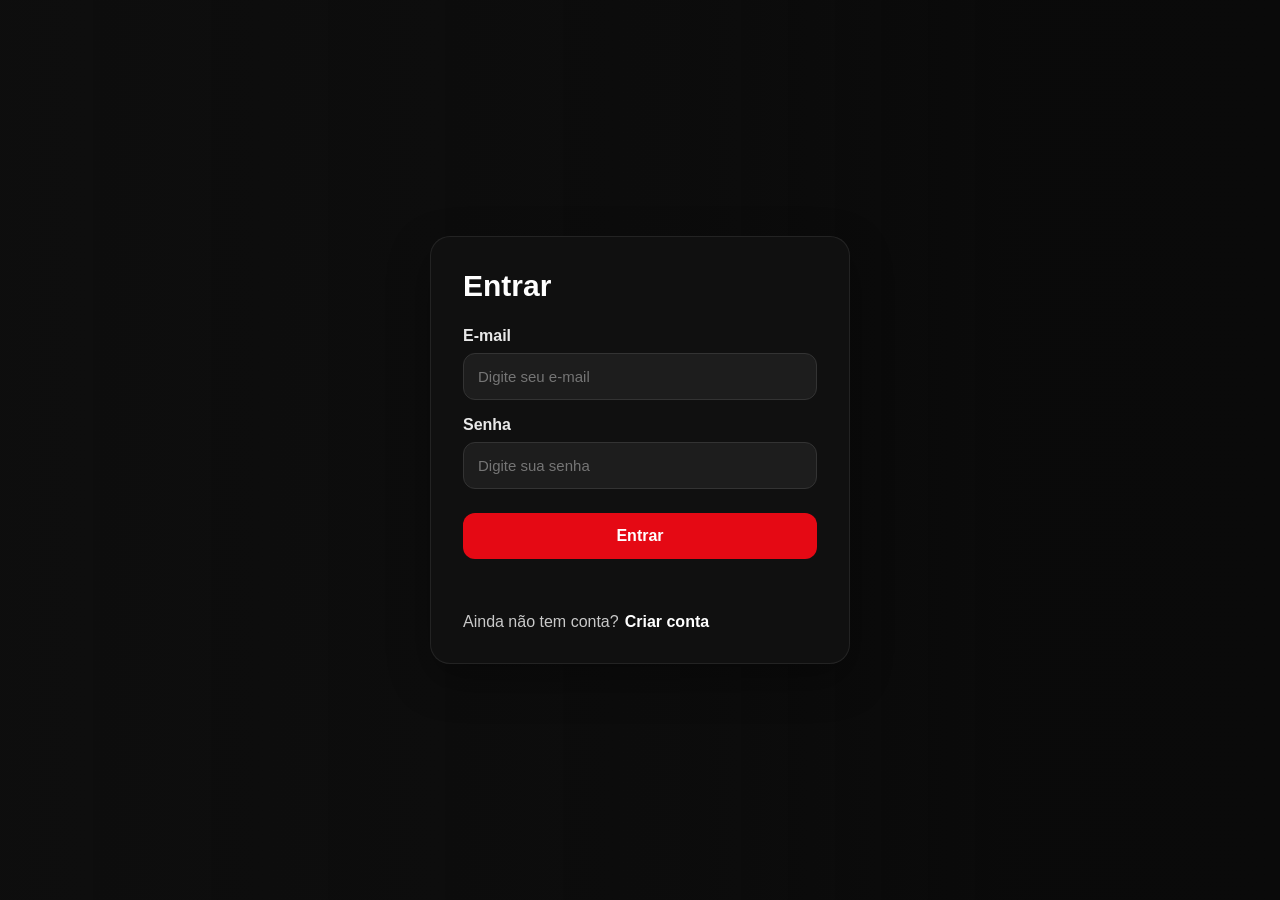
<file: index.html>
<!DOCTYPE html>
<html lang="pt-BR">
<head>
  <meta charset="UTF-8">
  <meta name="viewport" content="width=device-width, initial-scale=1.0, maximum-scale=1.0, user-scalable=no">
  <title>Tvxbox</title>
  <link rel="stylesheet" href="style.css">
  <link rel="manifest" href="pwa/manifest.json">
  <meta name="theme-color" content="#141414">
  <link rel="apple-touch-icon" href="/pwa/icon-192.png">
  <link rel="icon" href="/favicon.ico" type="image/x-icon">
  <style>
    .generos-box { margin-bottom: 28px; }
    .generos-row { display: flex; flex-wrap: wrap; gap: 10px; }
    .genero-pill {
      padding: 8px 18px;
      border-radius: 999px;
      border: 1.5px solid #333;
      background: #1e1e1e;
      color: #ddd;
      font-size: 14px;
      cursor: pointer;
      transition: background .15s, border-color .15s, color .15s;
      text-decoration: none;
      display: inline-block;
    }
    .genero-pill:hover { background: #e50914; border-color: #e50914; color: #fff; }
    .genero-pill.hidden { display: none !important; }
    .genero-mais {
      padding: 8px 14px;
      border-radius: 999px;
      border: 1.5px solid #444;
      background: #1e1e1e;
      color: #888;
      font-size: 18px;
      cursor: pointer;
      transition: background .15s, border-color .15s, color .15s;
      line-height: 1;
      letter-spacing: 1px;
    }
    .genero-mais:hover { background: #2a2a2a; border-color: #666; color: #fff; }
  </style>
</head>
<body>
  <header class="topbar">
    <a href="index.html" class="logo">TVXBOX</a>

    <button class="menu-toggle" id="menuToggle" aria-label="Menu" aria-expanded="false">☰</button>

    <nav class="main-nav" id="mainNav">
      <a href="index.html">Início</a>
      <a href="ao-vivo.html">Ao Vivo</a>
      <a href="mangas.html">Mangás</a>
      
    </nav>

    <div class="header-right">
      <button class="search-icon-btn" id="searchIconBtn" aria-label="Buscar">🔍</button>
      <div class="search-box">
        <input type="text" id="searchInput" placeholder="Buscar..." readonly style="cursor:pointer">
      </div>
      <div class="user-box">
        <span id="usuarioNome"></span>
        <button id="btnSair" type="button">Sair</button>
      </div>
    </div>
  </header>

  <main class="container">
    <section class="toolbar">
      <div class="filtros">
        <button class="filter-btn active" data-filter="todos">Todos</button>
        <button class="filter-btn" data-filter="Filme">Filmes</button>
        <button class="filter-btn" data-filter="Anime">Animes</button>
        <button class="filter-btn" data-filter="Série">Séries</button>
      </div>
    </section>

    <section id="generosBox" class="generos-box hidden">
      <div class="section-header"><h2>Explorar por gênero</h2></div>
      <div id="generosRow" class="generos-row"></div>
    </section>

    <section id="continuarBox" class="continuar-box hidden">
      <div class="section-header"><h2>Continuar assistindo</h2></div>
      <div id="continuarCard"></div>
    </section>

    <section id="favoritosBox" class="favoritos-box hidden">
      <div class="section-header"><h2>Minha lista</h2></div>
      <div id="favoritosRow" class="poster-row"></div>
    </section>

    <section>
      <div class="section-header"><h2>Em destaque</h2></div>
      <div id="rowDestaques" class="poster-row"></div>
    </section>

    <section>
      <div class="section-header"><h2>Animes</h2></div>
      <div id="rowAnimes" class="poster-row"></div>
    </section>

    <section>
      <div class="section-header"><h2>Séries</h2></div>
      <div id="rowSeries" class="poster-row"></div>
    </section>


  </main>

  <script src="script.js"></script>
  <script src="pwa/register-sw.js"></script>
  <script>
  (function() {
    function coletarGeneros() {
      if (typeof catalogoData === "undefined" || !catalogoData) return [];
      const todos = [
        ...(catalogoData.destaques || []),
        ...(catalogoData.animes    || []),
        ...(catalogoData.series    || []),
      ];
      const set = new Set();
      todos.forEach(item => (item.generos || []).forEach(g => set.add(g)));
      return [...set].sort((a, b) => a.localeCompare(b, "pt-BR"));
    }

    const LIMITE = 6;

    function montarGeneros() {
      const generos = coletarGeneros();
      if (!generos.length) return;
      const box = document.getElementById("generosBox");
      const row = document.getElementById("generosRow");
      row.innerHTML = "";
      let expandido = false;

      generos.forEach((g, i) => {
        const a = document.createElement("a");
        a.className = "genero-pill";
        a.textContent = g;
        a.href = `busca.html?genero=${encodeURIComponent(g)}`;
        if (i >= LIMITE) a.classList.add("hidden");
        row.appendChild(a);
      });

      if (generos.length > LIMITE) {
        const btn = document.createElement("button");
        btn.className = "genero-mais";
        btn.textContent = "···";
        btn.title = "Ver todos os gêneros";
        btn.addEventListener("click", () => {
          expandido = !expandido;
          row.querySelectorAll(".genero-pill.hidden, .genero-pill").forEach((el, i) => {
            if (i >= LIMITE) el.classList.toggle("hidden", !expandido);
          });
          btn.textContent = expandido ? "−" : "···";
        });
        row.appendChild(btn);
      }

      box.classList.remove("hidden");
    }

    function aguardarCatalogo(cb, tentativas = 20) {
      if (typeof catalogoData !== "undefined" && catalogoData) { cb(); return; }
      if (tentativas <= 0) return;
      setTimeout(() => aguardarCatalogo(cb, tentativas - 1), 150);
    }

    aguardarCatalogo(montarGeneros);
  })();
  </script>
</body>
</html>
</file>
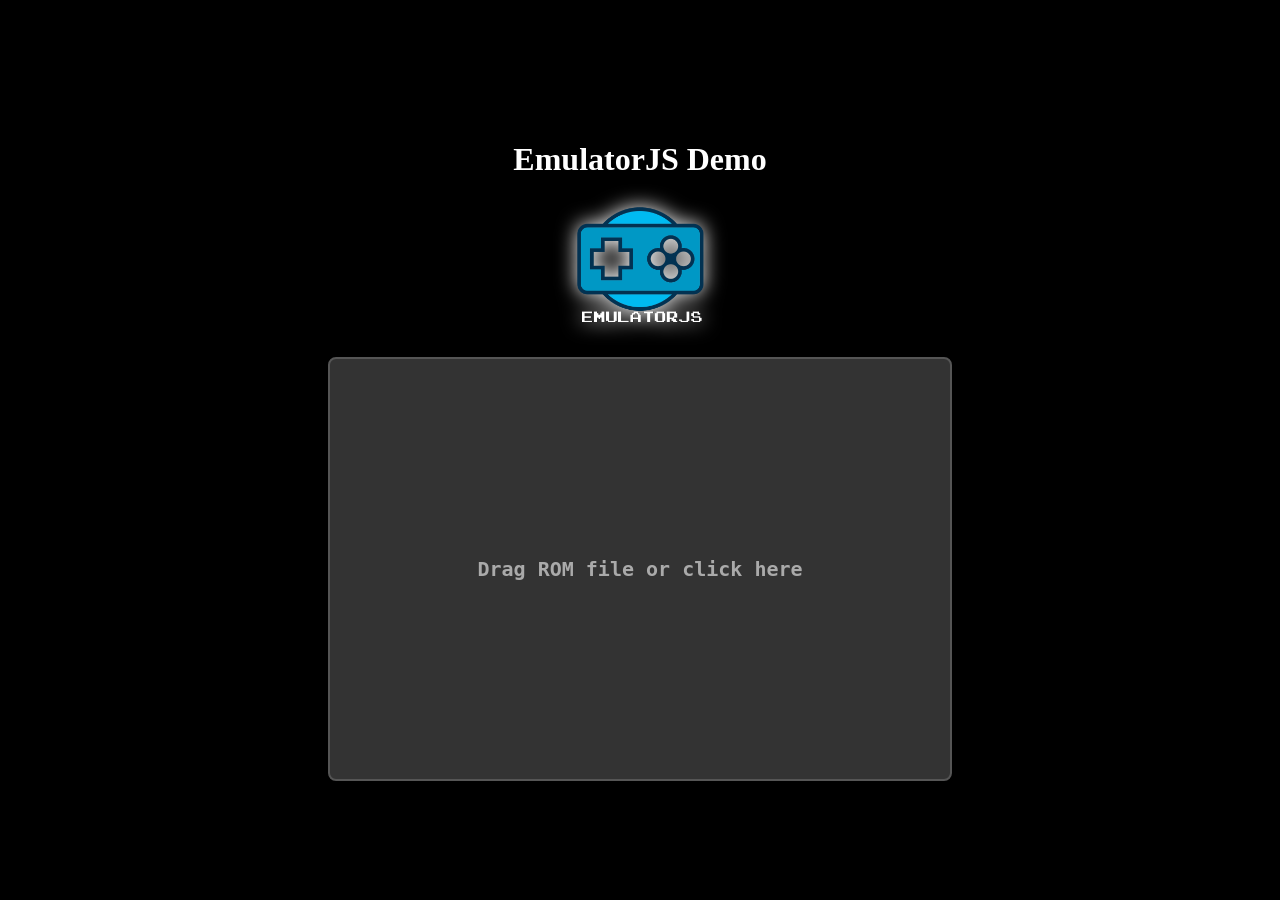
<file: emulatorjs/index.html>
<!DOCTYPE html>
<html>
    <head>
        <title>EmulatorJS</title>
        <link rel = icon href = docs/favicon.ico sizes = "16x16 32x32 48x48 64x64" type = image/vnd.microsoft.icon>
        <meta name = viewport content = "width = device-width, initial-scale = 1">
        <style>
             body, html {
                height: 100%;
                background-color: black;
                color: white;
            }

            body {
                margin: 0;
                overflow: hidden;
            }

            body, #box, #top {
                display: flex;
                align-items: center;
                justify-content: center;
                flex-direction: column;
            }

            #box {
                color: #aaa;
                height: 20em;
                width: 30em;
                max-width: 80%;
                max-height: 80%;
                background-color: #333;
                border-radius: 0.4em;
                border: 2px solid #555;
                position: relative;
                flex-direction: column;
                transition-duration: 0.2s;
                overflow: hidden;
                font-family: monospace;
                font-weight: bold;
                font-size: 20px;
                margin: 5px;
                text-align: center;
                padding: 10px;
            }

            #box:hover, #box[drag] {
                border-color: #38f;
                color: #ddd
            }

            #input {
                cursor: pointer;
                position: absolute;
                left: 0;
                top: 0;
                width: 100%;
                height: 100%;
                opacity: 0;
            }

            #display {
                width: 100%;
                height: 100%
            }

            select, button {
                padding: 0.6em 0.4em;
                margin: 0.5em;
                width: 15em;
                max-width: 100%;
                font-family: monospace;
                font-weight: bold;
                font-size: 16px;
                background-color: #444;
                color: #aaa;
                border-radius: 0.4em;
                border: 1px solid #555;
                cursor: pointer;
                transition-duration: 0.2s
            }

            select:hover, button:hover {
                background-color: #666;
                color: #ddd
            }

            .logo {
                width: 130px;
                height: 130px;
                filter: drop-shadow(0 0 10px white);
            }

            #top {
                margin: 5px;
            }
        </style>
    </head>

    <body>
        <div id="top">
            <h1>EmulatorJS Demo</h1>
            <img src="docs/Logo-light.png" alt="Logo" class="logo">
            <br>
        </div>
        <div id="box">
            <input type = file id = input>
            Drag ROM file or click here
        </div>

        <script>
            let enableDebug = false;
            let enableThreads = false;
            const queryString = window.location.search;
            const urlParams = new URLSearchParams(queryString);
            if (parseInt(urlParams.get('debug')) === 1 || urlParams.get('debug') === "true") {
                enableDebug = true;
                console.log("Debug is enabled");
            } else {
                console.log("Debug is disabled");
            }

            if (parseInt(urlParams.get('threads')) === 1 || urlParams.get('threads') === "true") {
                if (window.SharedArrayBuffer) {
                    enableThreads = true;
                    console.log("Threads are enabled");
                } else {
                    console.warn("Threads are disabled as SharedArrayBuffer is not available. Threads requires two headers to be set when sending you html page. See https://stackoverflow.com/a/68630724");
                    console.log("Threads are disabled");
                }
            } else {
                console.log("Threads are disabled");
            }

            if (urlParams.get('rom')) {
                console.log(`Loading ROM from URL: roms/${urlParams.get('rom')}`);
                run(false, urlParams.get('rom'));
            }

            async function run(upload, file) {
                const url = upload ? input.files[0] : `roms/${file}`;
                const parts = upload ? input.files[0].name.split(".") : file.split(".");

                const core = await (async (ext) => {
                    if (["fds", "nes", "unif", "unf"].includes(ext))
                        return "nes"

                    if (["smc", "fig", "sfc", "gd3", "gd7", "dx2", "bsx", "swc"].includes(ext))
                        return "snes"

                    if (["z64", "n64"].includes(ext))
                        return "n64"

                    if (["pce"].includes(ext))
                        return "pce"

                    if (["ngp", "ngc"].includes(ext))
                        return "ngp"

                    if (["ws", "wsc"].includes(ext))
                        return "ws"

                    if (["col", "cv"].includes(ext))
                        return "coleco"

                    if (["d64"].includes(ext))
                        return "vice_x64sc"

                    if (["nds", "gba", "gb", "z64", "n64"].includes(ext))
                        return ext

                    return await new Promise(resolve => {
                        var coreValues = {
                            "Nintendo 64": "n64",
                            "Nintendo Game Boy": "gb",
                            "Nintendo Game Boy Advance": "gba",
                            "Nintendo DS": "nds",
                            "Nintendo Entertainment System": "nes",
                            "Super Nintendo Entertainment System": "snes",
                            "PlayStation": "psx",
                            "Virtual Boy": "vb",
                            "Sega Mega Drive": "segaMD",
                            "Sega Master System": "segaMS",
                            "Sega CD": "segaCD",
                            "Atari Lynx": "lynx",
                            "Sega 32X": "sega32x",
                            "Atari Jaguar": "jaguar",
                            "Sega Game Gear": "segaGG",
                            "Sega Saturn": "segaSaturn",
                            "Atari 7800": "atari7800",
                            "Atari 2600": "atari2600",
                            "Arcade": "arcade",
                            "NEC TurboGrafx-16/SuperGrafx/PC Engine": "pce",
                            "NEC PC-FX": "pcfx",
                            "SNK NeoGeo Pocket (Color)": "ngp",
                            "Bandai WonderSwan (Color)": "ws",
                            "ColecoVision": "coleco",
                            "Commodore 64": "vice_x64sc",
                            "Commodore 128": "vice_x128",
                            "Commodore VIC20": "vice_xvic",
                            "Commodore Plus/4": "vice_xplus4",
                            "Commodore PET": "vice_xpet"
                        }

                        const cores = Object.keys(coreValues).sort().reduce(
                            (obj, key) => { 
                                obj[key] = coreValues[key]; 
                                return obj;
                            }, 
                            {}
                        );

                        const button = document.createElement("button")
                        const select = document.createElement("select")

                        for (const type in cores) {
                            const option = document.createElement("option")

                            option.value = cores[type]
                            option.textContent = type
                            select.appendChild(option)
                        }

                        button.onclick = () => resolve(select[select.selectedIndex].value)
                        button.textContent = "Load game"
                        box.innerHTML = ""

                        box.appendChild(select)
                        box.appendChild(button)
                    })
                })(parts.pop())

                const div = document.createElement("div")
                const sub = document.createElement("div")
                const script = document.createElement("script")

                sub.id = "game"
                div.id = "display"

                const top = document.getElementById("top");
                top.remove();
                box.remove()
                div.appendChild(sub)
                document.body.appendChild(div)

                window.EJS_player = "#game";
                window.EJS_gameName = parts.shift();
                window.EJS_biosUrl = "";
                window.EJS_gameUrl = url;
                window.EJS_core = core;
                window.EJS_pathtodata = "data/";
                window.EJS_startOnLoaded = true;
                window.EJS_DEBUG_XX = enableDebug;
                window.EJS_disableDatabases = true;
                window.EJS_threads = enableThreads;

                script.src = "data/loader.js";
                document.body.appendChild(script);
            }
            
            input.onchange = async () => {
                run(true);
            }
            
            box.ondragover = () => box.setAttribute("drag", true);
            box.ondragleave = () => box.removeAttribute("drag");
        </script>
    </body>
</html>
</file>
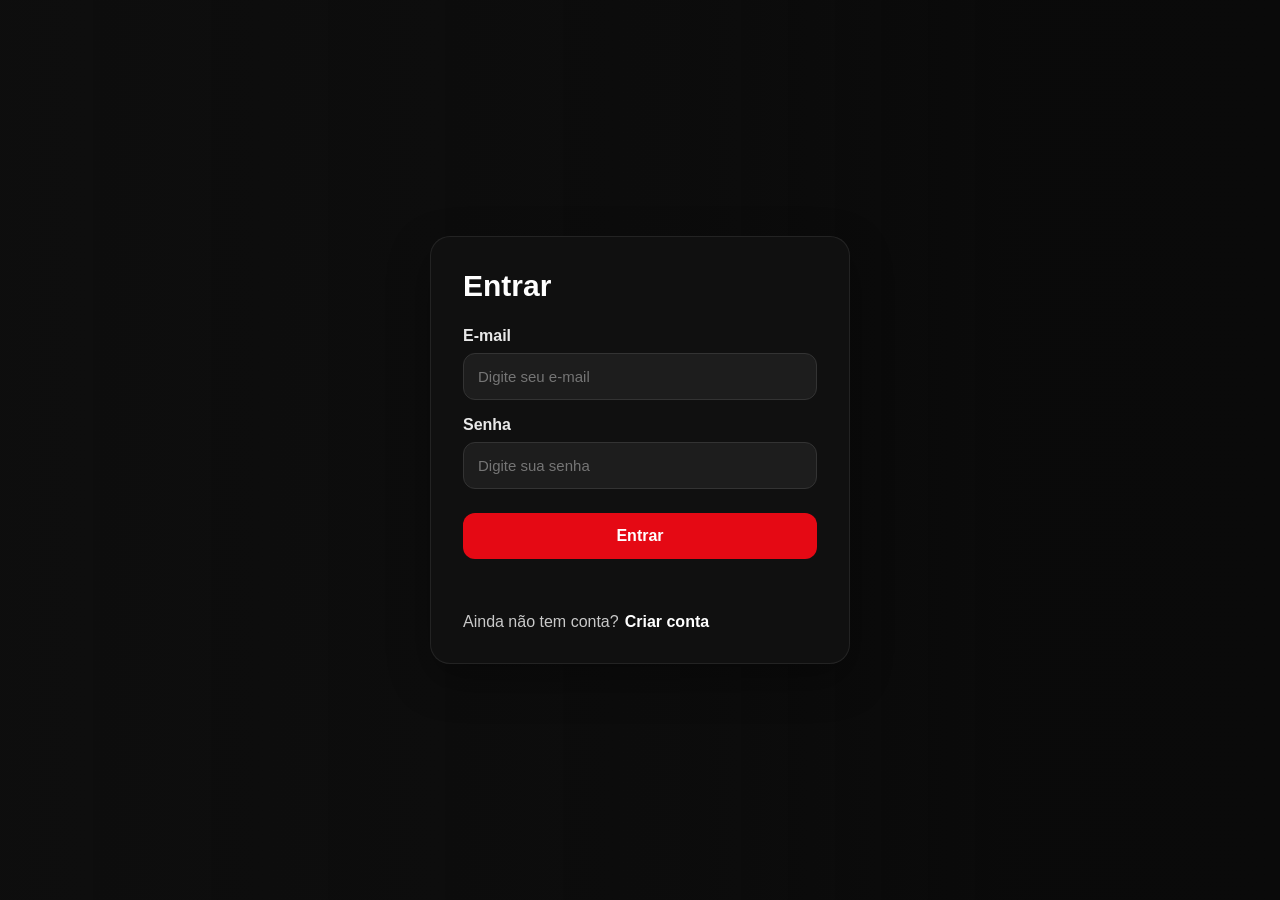
<file: assistir.html>
<!DOCTYPE html>
<html lang="pt-BR">
<head>
  <meta charset="UTF-8">
  <meta name="viewport" content="width=device-width, initial-scale=1.0, maximum-scale=1.0, user-scalable=no">
  <title>Assistir - Tvxbox</title>
  <link rel="stylesheet" href="style.css">
  <link rel="manifest" href="pwa/manifest.json">
  <meta name="theme-color" content="#141414">
  <link rel="icon" href="/favicon.ico" type="image/x-icon">
  <link rel="apple-touch-icon" href="/pwa/icon-192.png">
</head>
<body class="player-page">
  <header class="topbar">
    <a href="index.html" class="logo">TVXBOX</a>
    <button class="menu-toggle" id="menuToggle" aria-label="Menu" aria-expanded="false">☰</button>
    <nav class="main-nav" id="mainNav">
      <a href="index.html">Início</a>
      <a href="ao-vivo.html">Ao Vivo</a>
      <a href="mangas.html">Mangás</a>
    </nav>
    <div class="header-right">
      <div class="user-box">
        <span id="usuarioNome"></span>
        <button id="btnSair" type="button">Sair</button>
      </div>
    </div>
  </header>

  <main class="player-main">
    <section id="playerInfo" class="player-info"></section>

    <div class="player-shell">
      <div id="videoClickZone" class="video-click-zone"></div>

      <video id="videoPlayer" controls controlsList="nodownload" disablePictureInPicture preload="metadata" playsinline oncontextmenu="return false;"></video>

      <button id="btnSkipIntro"   class="floating-btn skip-intro hidden"  type="button">Pular abertura</button>
      <button id="btnNextEpisode" class="floating-btn next-episode hidden" type="button">Próximo episódio ▶</button>
      <!-- Botão tela cheia removido da UI — tela cheia já é automática ao dar play -->
    </div>
  </main>

  <script src="script.js"></script>
  <script src="pwa/register-sw.js"></script>
</body>
</html>
</file>
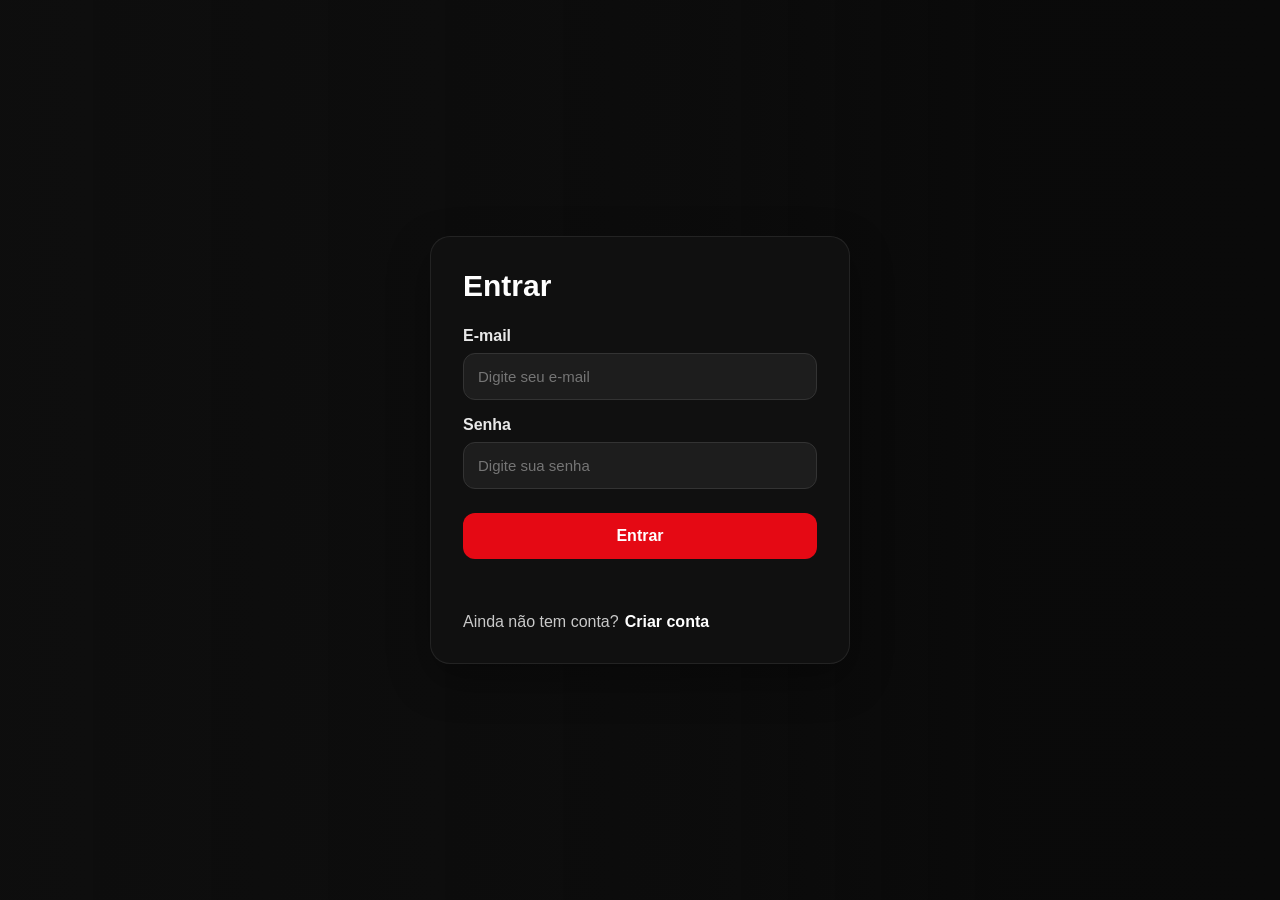
<file: busca.html>
<!DOCTYPE html>
<html lang="pt-BR">
<head>
  <meta charset="UTF-8">
  <meta name="viewport" content="width=device-width, initial-scale=1.0, maximum-scale=1.0, user-scalable=no">
  <title>Busca - Tvxbox</title>
  <link rel="stylesheet" href="style.css">
  <link rel="manifest" href="pwa/manifest.json">
  <meta name="theme-color" content="#141414">
  <link rel="icon" href="/favicon.ico" type="image/x-icon">
  <link rel="apple-touch-icon" href="/pwa/icon-192.png">
  <style>
    .busca-header {
      display: flex;
      align-items: center;
      gap: 14px;
      padding: 18px 24px;
      background: rgba(17,17,17,.97);
      border-bottom: 1px solid #222;
      position: sticky;
      top: 0;
      z-index: 30;
    }
    .busca-back {
      background: none;
      border: none;
      color: #fff;
      font-size: 22px;
      cursor: pointer;
      padding: 6px 10px;
      border-radius: 8px;
      line-height: 1;
    }
    .busca-back:hover { background: #222; }
    .busca-input-wrap {
      flex: 1;
      position: relative;
    }
    .busca-input-wrap input {
      width: 100%;
      padding: 12px 16px 12px 44px;
      border-radius: 12px;
      border: 1.5px solid #333;
      background: #1e1e1e;
      color: #fff;
      font-size: 16px;
      outline: none;
      transition: border-color .2s;
    }
    .busca-input-wrap input:focus { border-color: #555; }
    .busca-input-wrap .busca-icon {
      position: absolute;
      left: 14px;
      top: 50%;
      transform: translateY(-50%);
      color: #888;
      font-size: 18px;
      pointer-events: none;
    }
    .busca-limpar {
      position: absolute;
      right: 12px;
      top: 50%;
      transform: translateY(-50%);
      background: none;
      border: none;
      color: #888;
      font-size: 18px;
      cursor: pointer;
      display: none;
    }

    .busca-container { padding: 20px 24px; }

    /* Estado vazio — exibe categorias */
    .busca-categorias { display: flex; flex-wrap: wrap; gap: 10px; margin-bottom: 28px; }
    .busca-cat-btn {
      padding: 10px 18px;
      border-radius: 999px;
      border: 1.5px solid #333;
      background: #1e1e1e;
      color: #ddd;
      font-size: 14px;
      cursor: pointer;
      transition: background .15s, border-color .15s;
    }
    .busca-cat-btn:hover,
    .busca-cat-btn.active { background: #e50914; border-color: #e50914; color: #fff; }

    /* Lista de resultados — cards retangulares verticais */
    #buscaResultados { display: flex; flex-direction: column; gap: 0; }

    .busca-item {
      display: flex;
      align-items: center;
      gap: 16px;
      padding: 12px 0;
      border-bottom: 1px solid #1f1f1f;
      cursor: pointer;
      transition: background .15s;
      border-radius: 10px;
      padding: 12px;
    }
    .busca-item:hover { background: #1a1a1a; }
    .busca-item.hidden { display: none !important; }

    .busca-item-poster {
      width: 80px;
      height: 112px;
      border-radius: 8px;
      overflow: hidden;
      flex-shrink: 0;
      background: #111;
    }
    .busca-item-poster img {
      width: 100%;
      height: 100%;
      object-fit: cover;
      display: block;
    }
    .busca-item-info { flex: 1; }
    .busca-item-titulo {
      font-size: 16px;
      font-weight: bold;
      margin-bottom: 5px;
      line-height: 1.3;
    }
    .busca-item-tipo {
      display: inline-block;
      font-size: 11px;
      color: #aaa;
      background: #2a2a2a;
      padding: 2px 8px;
      border-radius: 4px;
      margin-bottom: 6px;
    }
    .busca-item-desc {
      font-size: 13px;
      color: #888;
      line-height: 1.4;
      display: -webkit-box;
      -webkit-line-clamp: 2;
      -webkit-box-orient: vertical;
      overflow: hidden;
    }
    .busca-item-seta {
      color: #555;
      font-size: 18px;
      flex-shrink: 0;
    }

    .busca-vazio {
      text-align: center;
      color: #555;
      padding: 60px 0;
      font-size: 15px;
    }
    .busca-vazio span { font-size: 40px; display: block; margin-bottom: 12px; }

    .busca-titulo-sec {
      font-size: 13px;
      color: #888;
      text-transform: uppercase;
      letter-spacing: .06em;
      margin: 20px 0 8px;
      font-weight: 600;
    }

    @media (max-width: 480px) {
      .busca-container { padding: 14px 14px; }
      .busca-header { padding: 14px 14px; }
    }
  </style>
</head>
<body>

  <header class="busca-header">
    <button class="busca-back" id="btnVoltar" aria-label="Voltar">‹</button>
    <div class="busca-input-wrap">
      <span class="busca-icon">🔍</span>
      <input type="text" id="buscaInput" placeholder="Títulos, gêneros…" autofocus autocomplete="off" spellcheck="false">
      <button class="busca-limpar" id="btnLimpar" aria-label="Limpar">✕</button>
    </div>
  </header>

  <main class="busca-container">
    <!-- Categorias (estado inicial) -->
    <div id="buscaCategorias">
      <p class="busca-titulo-sec">Explorar por categoria</p>
      <div class="busca-categorias">
        <button class="busca-cat-btn" data-filter="todos">Todos</button>
        <button class="busca-cat-btn" data-filter="Filme">Filmes</button>
        <button class="busca-cat-btn" data-filter="Série">Séries</button>
        <button class="busca-cat-btn" data-filter="Anime">Animes</button>
        <button class="busca-cat-btn" data-filter="AoVivo">Ao vivo</button>
      </div>

      <p class="busca-titulo-sec" id="generosTitulo" style="display:none">Explorar por gênero</p>
      <div class="busca-categorias" id="buscaGeneros"></div>
    </div>

    <!-- Resultados -->
    <div id="buscaResultados"></div>
    <div id="buscaVazio" class="busca-vazio hidden">
      <span>🔍</span>
      Nenhum resultado encontrado
    </div>
  </main>

  <script src="script.js"></script>
  <script src="pwa/register-sw.js"></script>
  <script>
  (function() {
    const input       = document.getElementById("buscaInput");
    const btnLimpar   = document.getElementById("btnLimpar");
    const btnVoltar   = document.getElementById("btnVoltar");
    const catBox      = document.getElementById("buscaCategorias");
    const resultados  = document.getElementById("buscaResultados");
    const vazio       = document.getElementById("buscaVazio");
    const catBtns     = document.querySelectorAll(".busca-cat-btn");
    const generosTitulo = document.getElementById("generosTitulo");
    const generosBox    = document.getElementById("buscaGeneros");

    btnVoltar.addEventListener("click", () => history.back());

    let filtroAtivo  = "todos";
    let generoAtivo  = null; // ex: "Comédia"

    catBtns.forEach(btn => {
      btn.addEventListener("click", () => {
        catBtns.forEach(b => b.classList.remove("active"));
        btn.classList.add("active");
        filtroAtivo = btn.dataset.filter;
        renderTodos();
      });
    });

    btnLimpar.addEventListener("click", () => {
      input.value = "";
      btnLimpar.style.display = "none";
      catBox.style.display    = "";
      renderTodos();
      input.focus();
    });

    input.addEventListener("input", () => {
      const q = input.value.trim();
      btnLimpar.style.display = q ? "block" : "none";
      if (!q) { catBox.style.display = ""; renderTodos(); return; }
      catBox.style.display = "none";
      buscar(q);
    });

    function getTodos() {
      if (typeof catalogoData === "undefined" || !catalogoData) return [];
      return [
        ...(catalogoData.destaques || []),
        ...(catalogoData.animes    || []),
        ...(catalogoData.series    || []),
        ...(catalogoData.aoVivo    || []),
        ...(catalogoData.aulas     || []),
      ];
    }

    function coletarGeneros() {
      const set = new Set();
      getTodos().forEach(item => (item.generos || []).forEach(g => set.add(g)));
      return [...set].sort((a, b) => a.localeCompare(b, "pt-BR"));
    }

    function montarGeneros() {
      const generos = coletarGeneros();
      if (!generos.length) return;
      generosBox.innerHTML = "";
      generos.forEach(g => {
        const btn = document.createElement("button");
        btn.className = "busca-cat-btn";
        btn.textContent = g;
        btn.dataset.genero = g;
        if (generoAtivo === g) btn.classList.add("active");
        btn.addEventListener("click", () => {
          generoAtivo = generoAtivo === g ? null : g;
          document.querySelectorAll("[data-genero]").forEach(b => b.classList.toggle("active", b.dataset.genero === generoAtivo));
          renderTodos();
        });
        generosBox.appendChild(btn);
      });
      generosTitulo.style.display = "";
    }

    function renderItem(item) {
    const cat = item.tipo === "AoVivo" ? null : (() => {
      if (typeof buscarItemEmTodoCatalogo === "function") {
        return buscarItemEmTodoCatalogo(item.id).cat;
      }
      return null;
    })();

    const href = item.tipo === "AoVivo" || item.video
      ? `assistir.html?canal=${encodeURIComponent(item.id)}`
      : `detalhe.html?id=${encodeURIComponent(item.id)}&categoria=${encodeURIComponent(cat || "rowAnimes")}`;

    const div = document.createElement("div");
    div.className = "busca-item";
    div.dataset.titulo = (item.titulo || "").toLowerCase();
    div.dataset.tipo   = item.tipo || "";

    const poster = item.poster || PLACEHOLDER_IMG;

    div.innerHTML = `
      <div class="busca-item-poster">
        <img
          src="${poster}"
          alt="${item.titulo}"
          loading="lazy"
          onerror="this.onerror=null;this.src='${PLACEHOLDER_IMG}'">
      </div>

      <div class="busca-item-info">
        <p class="busca-item-titulo">${item.titulo}</p>
        <span class="busca-item-tipo">${item.tipo || "Conteúdo"}</span>
        ${item.descricao ? `<p class="busca-item-desc">${item.descricao}</p>` : ""}
      </div>

      <span class="busca-item-seta">›</span>
    `;

    div.addEventListener("click", () => {
      window.location.href = href;
    });

    return div;
  }

    function aplicarFiltros(lista) {
      return lista.filter(i => {
        const okTipo   = filtroAtivo === "todos" || i.tipo === filtroAtivo;
        const okGenero = !generoAtivo || (i.generos || []).includes(generoAtivo);
        return okTipo && okGenero;
      });
    }

    function renderTodos() {
      resultados.innerHTML = "";
      vazio.classList.add("hidden");
      const lista = aplicarFiltros(getTodos());
      if (!lista.length) { vazio.classList.remove("hidden"); return; }
      lista.forEach(item => resultados.appendChild(renderItem(item)));
    }

    function buscar(q) {
      resultados.innerHTML = "";
      vazio.classList.add("hidden");
      const lower = q.toLowerCase();
      const lista = aplicarFiltros(getTodos()).filter(i =>
        (i.titulo || "").toLowerCase().includes(lower) ||
        (i.descricao || "").toLowerCase().includes(lower)
      );
      if (!lista.length) { vazio.classList.remove("hidden"); return; }
      lista.forEach(item => resultados.appendChild(renderItem(item)));
    }

    // Aguarda o catálogo estar disponível (o script.js carrega async)
    function aguardarCatalogo(cb, tentativas = 20) {
      if (typeof catalogoData !== "undefined" && catalogoData) { cb(); return; }
      if (tentativas <= 0) return;
      setTimeout(() => aguardarCatalogo(cb, tentativas - 1), 150);
    }

    aguardarCatalogo(() => {
      // Suporte a link vindo da home: busca.html?genero=Comédia
      const params = new URLSearchParams(window.location.search);
      const generoUrl = params.get("genero");
      montarGeneros();
      if (generoUrl) {
        generoAtivo = generoUrl;
        document.querySelectorAll("[data-genero]").forEach(b => b.classList.toggle("active", b.dataset.genero === generoAtivo));
      }
      renderTodos();
    });
  })();
  </script>
</body>
</html>
</file>
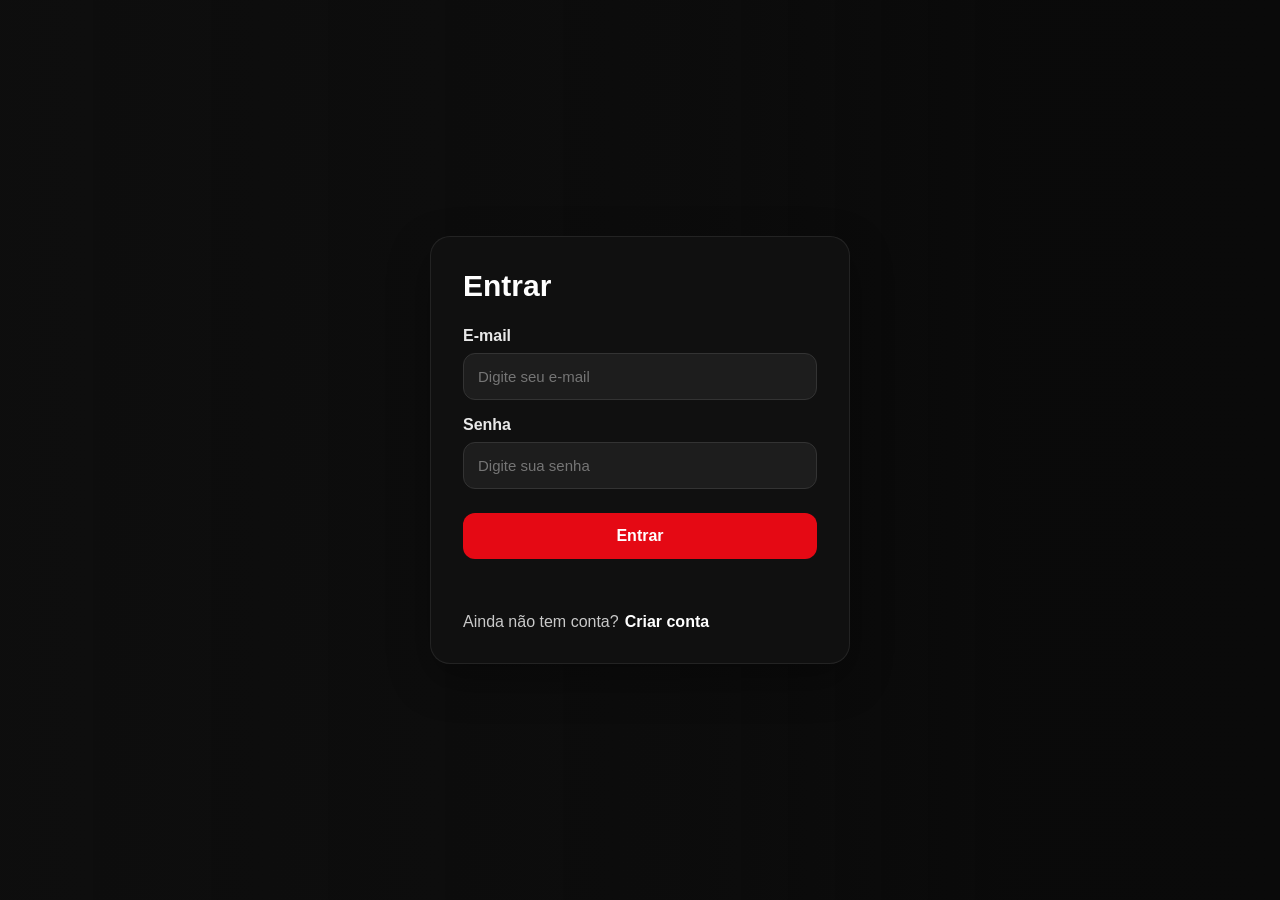
<file: detalhe.html>
<!DOCTYPE html>
<html lang="pt-BR">
<head>
  <meta charset="UTF-8">
  <meta name="viewport" content="width=device-width, initial-scale=1.0, maximum-scale=1.0, user-scalable=no">
  <title>Detalhe - Tvxbox</title>
  <link rel="stylesheet" href="style.css">
  <link rel="manifest" href="pwa/manifest.json">
  <meta name="theme-color" content="#141414">
  <link rel="icon" href="/favicon.ico" type="image/x-icon">
  <link rel="apple-touch-icon" href="/pwa/icon-192.png">
</head>
<body>

  <header class="topbar">
    <a href="index.html" class="logo">TVXBOX</a>
    <button class="menu-toggle" id="menuToggle" aria-label="Menu" aria-expanded="false">☰</button>
    <nav class="main-nav" id="mainNav">
      <a href="index.html">Início</a>
      <a href="ao-vivo.html">Ao Vivo</a>
      <a href="mangas.html">Mangás</a>
    </nav>
    <div class="header-right">
      <div class="user-box">
        <span id="usuarioNome"></span>
        <button id="btnSair" type="button">Sair</button>
      </div>
    </div>
  </header>

  <main class="container">

    <section id="detalheConteudo" class="detalhe-box"></section>

    <section class="detalhe-acoes" id="detalheAcoes">
      <button id="btnAssistirDetalhe" class="btn-detalhe btn-play" type="button">
        ▶ Assistir
      </button>
      <button id="btnFavoritoDetalhe" class="btn-detalhe btn-fav" type="button">
        + Minha lista
      </button>
    </section>

    <section class="temporada-box" id="temporadaBox">
      <label for="temporadaSelect">Temporada:</label>
      <select id="temporadaSelect"></select>
    </section>

    <section>
      <div class="section-header"><h2>Episódios</h2></div>
      <div id="episodiosGrid" class="episodios-grid"></div>
    </section>

  </main>

  <script src="script.js"></script>
  <script src="pwa/register-sw.js"></script>
</body>
</html>
</file>
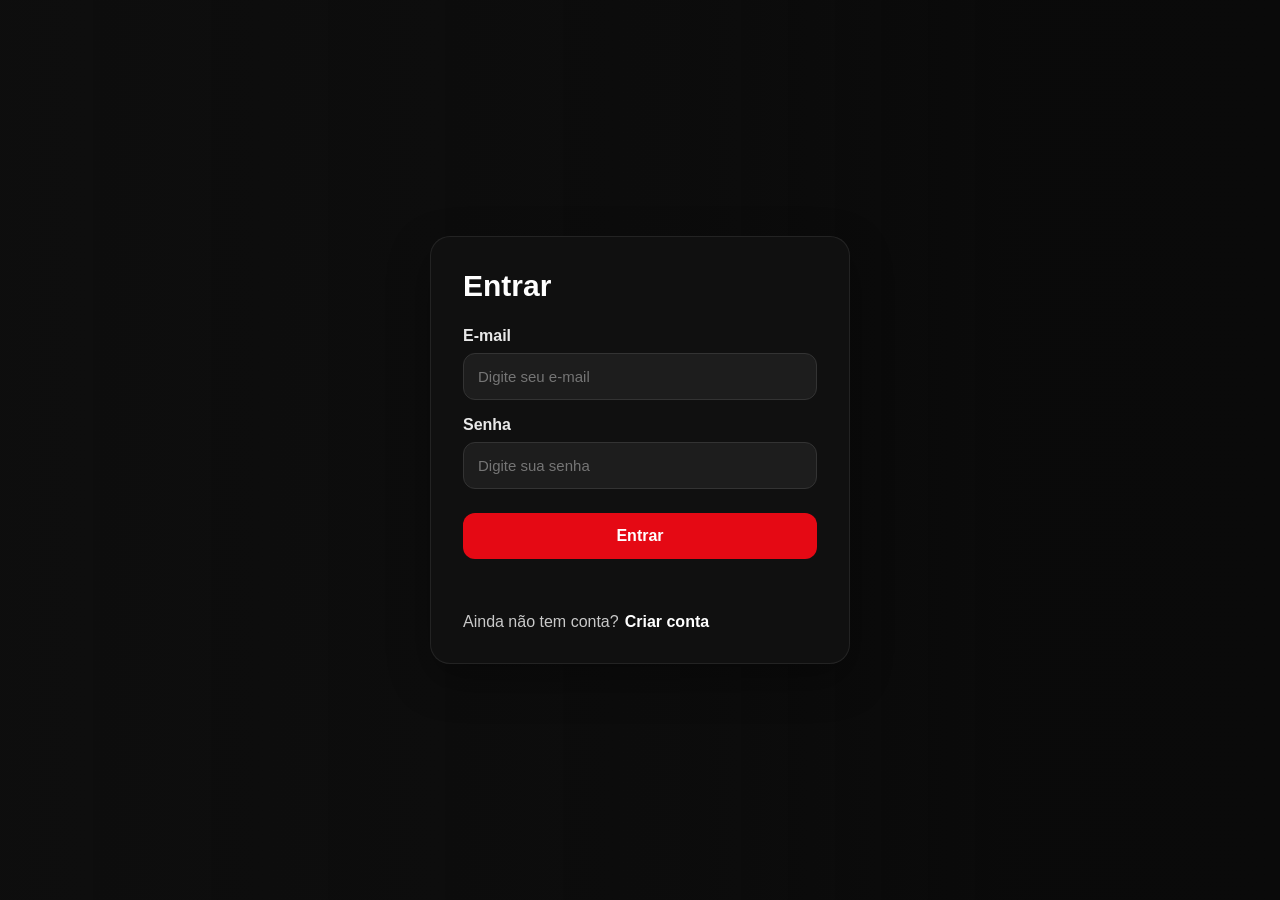
<file: jogos.html>
<!DOCTYPE html>
<html lang="pt-BR">
<head>
  <meta charset="UTF-8">
  <meta name="viewport" content="width=device-width, initial-scale=1.0">
  <title>Jogos - Tvxbox</title>
  <link rel="stylesheet" href="style.css">
  <link rel="manifest" href="pwa/manifest.json">
  <meta name="theme-color" content="#141414">
  <link rel="apple-touch-icon" href="pwa/icon-192.png">
  <style>
    /* ── Página de jogos ── */
    .jogos-hero {
      background: linear-gradient(135deg, #0f0f0f 0%, #1a0a2e 50%, #0f0f0f 100%);
      padding: 40px 30px 20px;
      border-bottom: 1px solid #222;
    }
    .jogos-hero h1 {
      font-size: 32px;
      color: #fff;
      margin-bottom: 6px;
    }
    .jogos-hero p {
      color: #888;
      font-size: 15px;
    }

    /* ── Grid de jogos ── */
    .jogos-grid {
      display: flex;
      flex-wrap: wrap;
      gap: 20px;
      padding: 30px;
    }

    .jogo-card {
      width: 200px;
      background: #1b1b1b;
      border-radius: 14px;
      overflow: hidden;
      cursor: pointer;
      border: 2px solid transparent;
      transition: transform .2s ease, border-color .2s ease;
      position: relative;
    }
    .jogo-card:hover {
      transform: scale(1.05);
      border-color: #7b2ff7;
    }
    .jogo-card img {
      width: 100%;
      height: 250px;
      object-fit: cover;
      display: block;
    }
    .jogo-card .jogo-info {
      padding: 12px;
    }
    .jogo-card h3 {
      font-size: 15px;
      margin-bottom: 4px;
      color: #fff;
    }
    .jogo-card .jogo-sistema {
      font-size: 12px;
      color: #7b2ff7;
      font-weight: bold;
      background: rgba(123,47,247,.15);
      padding: 2px 8px;
      border-radius: 4px;
      display: inline-block;
    }
    .jogo-card .jogo-play-overlay {
      position: absolute;
      inset: 0 0 60px 0;
      display: flex;
      align-items: center;
      justify-content: center;
      background: rgba(0,0,0,.5);
      opacity: 0;
      font-size: 42px;
      transition: opacity .2s;
      border-radius: 14px 14px 0 0;
    }
    .jogo-card:hover .jogo-play-overlay { opacity: 1; }

    /* ── Modal de loading ── */
    .jogo-loading-overlay {
      display: none;
      position: fixed;
      inset: 0;
      background: rgba(0,0,0,.9);
      z-index: 9999;
      flex-direction: column;
      align-items: center;
      justify-content: center;
      gap: 20px;
    }
    .jogo-loading-overlay.ativo { display: flex; }
    .jogo-loading-overlay h2 { color: #fff; font-size: 22px; }
    .jogo-loading-overlay p  { color: #888; font-size: 14px; }
    .spinner {
      width: 50px; height: 50px;
      border: 4px solid #333;
      border-top-color: #7b2ff7;
      border-radius: 50%;
      animation: spin .8s linear infinite;
    }
    @keyframes spin { to { transform: rotate(360deg); } }

    /* ── Tela do emulador ── */
    #emuladorSection {
      display: none;
      flex-direction: column;
      align-items: center;
      background: #000;
      min-height: 100vh;
      padding: 20px;
    }
    #emuladorSection.ativo { display: flex; }

    .emulador-header {
      width: 100%;
      max-width: 960px;
      display: flex;
      align-items: center;
      gap: 16px;
      margin-bottom: 16px;
    }
    .btn-voltar-jogo {
      background: #222;
      color: #fff;
      border: 1px solid #444;
      padding: 10px 18px;
      border-radius: 8px;
      cursor: pointer;
      font-size: 14px;
      font-weight: bold;
    }
    .btn-voltar-jogo:hover { background: #333; }

    .emulador-titulo {
      font-size: 20px;
      font-weight: bold;
      color: #fff;
    }

    #emuladorContainer {
      width: 100%;
      max-width: 960px;
      aspect-ratio: 4/3;
      background: #111;
      border-radius: 12px;
      overflow: hidden;
      border: 2px solid #333;
    }

    /* Dica de controles */
    .controles-dica {
      margin-top: 16px;
      background: #111;
      border: 1px solid #222;
      border-radius: 10px;
      padding: 14px 20px;
      width: 100%;
      max-width: 960px;
    }
    .controles-dica h4 { color: #aaa; font-size: 13px; margin-bottom: 10px; }
    .controles-grid {
      display: grid;
      grid-template-columns: repeat(auto-fill, minmax(160px, 1fr));
      gap: 8px;
    }
    .controle-item {
      background: #1a1a1a;
      border-radius: 6px;
      padding: 6px 10px;
      font-size: 12px;
      color: #ccc;
      display: flex;
      justify-content: space-between;
    }
    .controle-item kbd {
      background: #2a2a2a;
      border: 1px solid #444;
      border-radius: 4px;
      padding: 1px 6px;
      font-size: 11px;
      color: #e0e0e0;
      font-family: monospace;
    }

    @media (max-width: 768px) {
      .jogos-grid { padding: 16px; gap: 14px; }
      .jogo-card  { width: 140px; }
      .jogo-card img { height: 180px; }
      #emuladorContainer { aspect-ratio: unset; height: 55vw; min-height: 240px; }
    }
  </style>
</head>
<body>

  <!-- ── Header ── -->
  <header class="topbar">
    <a href="index.html" class="logo">TVXBOX</a>
    <button class="menu-toggle" id="menuToggle" aria-label="Menu" aria-expanded="false">☰</button>
    <nav class="main-nav" id="mainNav">
      <a href="index.html">Início</a>
      <a href="ao-vivo.html">Ao Vivo</a>
      <a href="mangas.html">Mangás</a>
      
      <a href="jogos.html" style="color:#7b2ff7;font-weight:bold">🎮 Jogos</a>
    </nav>
    <div class="header-right">
      <div class="user-box">
        <span id="usuarioNome"></span>
        <button id="btnSair" type="button">Sair</button>
      </div>
    </div>
  </header>

  <!-- ── Lista de jogos ── -->
  <div id="jogosSection">
    <div class="jogos-hero">
      <h1>🎮 Jogos</h1>
      <p>Clique em um jogo para jogar direto no navegador</p>
    </div>
    <div class="jogos-grid" id="jogosGrid">
      <!-- Cards gerados pelo JS -->
    </div>
  </div>

  <!-- ── Tela do emulador ── -->
  <section id="emuladorSection">
    <div class="emulador-header">
      <button class="btn-voltar-jogo" id="btnVoltarJogos">← Voltar</button>
      <span class="emulador-titulo" id="emuladorTitulo">King of Fighters 2002</span>
    </div>

    <!-- EmulatorJS injeta o canvas aqui -->
    <div id="emuladorContainer"></div>

    <!-- Dica de controles -->
    <div class="controles-dica">
      <h4>⌨️ Controles padrão (podem ser reconfigurados no menu do emulador)</h4>
      <div class="controles-grid">
        <div class="controle-item"><span>Mover</span><kbd>↑ ↓ ← →</kbd></div>
        <div class="controle-item"><span>Soco fraco</span><kbd>A</kbd></div>
        <div class="controle-item"><span>Soco forte</span><kbd>S</kbd></div>
        <div class="controle-item"><span>Chute fraco</span><kbd>Z</kbd></div>
        <div class="controle-item"><span>Chute forte</span><kbd>X</kbd></div>
        <div class="controle-item"><span>Start</span><kbd>Enter</kbd></div>
        <div class="controle-item"><span>Inserir moeda</span><kbd>5</kbd></div>
        <div class="controle-item"><span>Menu salvar</span><kbd>F1</kbd></div>
        <div class="controle-item"><span>Tela cheia</span><kbd>F</kbd></div>
      </div>
    </div>
  </section>

  <!-- ── Overlay de carregamento ── -->
  <div class="jogo-loading-overlay" id="jogoLoadingOverlay">
    <div class="spinner"></div>
    <h2 id="jogoLoadingTitulo">Carregando King of Fighters 2002…</h2>
    <p>Baixando ROM do servidor, aguarde…</p>
  </div>

  <script src="script.js"></script>
  <script src="pwa/register-sw.js"></script>

  <script>
    // ── Lista de jogos disponíveis ─────────────────────────────────────────────
    // Adicione mais jogos aqui conforme subir ROMs no B2
    // sistema: "arcade" | "nes" | "snes" | "gba" | "n64" | "psx" | "segaMD"
    const JOGOS_LISTA = [
      {
        id:      "kof2002",
        titulo:  "King of Fighters 2002",
        sistema: "arcade",
        core:    "arcade",
        poster:  "https://i.imgur.com/KfBQp5E.jpeg",
        // Nome EXATO do arquivo no seu bucket B2
        romFile: "King of Fighters 2002.7z",
        descricao: "Clássico de luta arcade da SNK"
      },
      // Exemplo de como adicionar mais jogos futuramente:
      // {
      //   id: "metalgear",
      //   titulo: "Metal Slug 3",
      //   sistema: "arcade",
      //   core: "arcade",
      //   poster: "https://...",
      //   romFile: "Metal Slug 3.zip",
      //   descricao: "Ação e aventura"
      // },
    ];

    // ── Renderiza cards ────────────────────────────────────────────────────────
    const grid = document.getElementById("jogosGrid");
    JOGOS_LISTA.forEach(jogo => {
      const card = document.createElement("div");
      card.className = "jogo-card";
      card.innerHTML = `
        <img src="${jogo.poster}" alt="${jogo.titulo}" loading="lazy"
             onerror="this.onerror=null; this.src='https://via.placeholder.com/300x450/141414/ffffff?text=TVXBOX';">
        <div class="jogo-play-overlay">▶</div>
        <div class="jogo-info">
          <h3>${jogo.titulo}</h3>
          <span class="jogo-sistema">${jogo.sistema.toUpperCase()}</span>
        </div>
      `;
      card.addEventListener("click", () => iniciarJogo(jogo));
      grid.appendChild(card);
    });

    // ── Iniciar emulador ───────────────────────────────────────────────────────
    let emuladorCarregado = false;

    function iniciarJogo(jogo) {
      // Mostra loading
      const overlay = document.getElementById("jogoLoadingOverlay");
      document.getElementById("jogoLoadingTitulo").textContent = `Carregando ${jogo.titulo}…`;
      overlay.classList.add("ativo");

      // Troca de seção
      document.getElementById("jogosSection").style.display   = "none";
      document.getElementById("emuladorSection").classList.add("ativo");
      document.getElementById("emuladorTitulo").textContent   = jogo.titulo;
      window.scrollTo({ top: 0, behavior: "smooth" });

      // URL da ROM via backend (evita CORS, autentica no B2)
      // O backend serve: GET /video/rom/:fileName
      const API = (window.API_URL || "https://smartbox-backend.onrender.com");
      const romUrl = `${API}/video/rom/${encodeURIComponent(jogo.romFile)}`;

      // Limpa container caso tenha carregado antes
      const container = document.getElementById("emuladorContainer");
      container.innerHTML = "";

      // Configura EmulatorJS
      window.EJS_player    = "#emuladorContainer";
      window.EJS_core      = jogo.core;        // ex: "arcade"
      window.EJS_gameUrl   = romUrl;
      window.EJS_pathtodata= "/emulatorjs/data/";
      window.EJS_color     = "#7b2ff7";
      window.EJS_startOnLoaded = false;        // usuário clica play

      window.EJS_onGameStart = () => {
        overlay.classList.remove("ativo");
        emuladorCarregado = true;
      };

      // Fallback: remove overlay depois de 8s caso callback não dispare
      setTimeout(() => overlay.classList.remove("ativo"), 8000);

      // Injeta o loader do EmulatorJS
      const script = document.createElement("script");
      script.src = "/emulatorjs/data/loader.js";
      script.onerror = () => {
        overlay.classList.remove("ativo");
        container.innerHTML = `
          <div style="display:flex;flex-direction:column;align-items:center;justify-content:center;height:100%;color:#aaa;gap:12px;padding:20px;text-align:center;">
            <div style="font-size:48px">⚠️</div>
            <p style="font-size:16px;color:#fff">EmulatorJS não encontrado</p>
            <p style="font-size:13px">Veja o passo a passo abaixo para instalar o EmulatorJS no servidor.</p>
          </div>`;
      };
      document.body.appendChild(script);
    }

    // ── Botão voltar ───────────────────────────────────────────────────────────
    document.getElementById("btnVoltarJogos").addEventListener("click", () => {
      document.getElementById("emuladorSection").classList.remove("ativo");
      document.getElementById("jogosSection").style.display = "";
      // Remove scripts do EmulatorJS para não conflitar ao recarregar
      document.querySelectorAll('script[src*="loader.js"]').forEach(s => s.remove());
      emuladorCarregado = false;
    });

    // ── Usuário / logout ────────────────────────────────────────────────────────
    const nm = document.getElementById("usuarioNome");
    if (nm) nm.textContent = localStorage.getItem("sb_perfil_nome") || localStorage.getItem("usuarioEmail") || "";
    const bs = document.getElementById("btnSair");
    if (bs) bs.addEventListener("click", () => {
      localStorage.clear();
      window.location.href = "login.html";
    });
    const mt = document.getElementById("menuToggle");
    const mn = document.getElementById("mainNav");
    if (mt && mn) mt.addEventListener("click", () => mn.classList.toggle("nav-aberto"));
  </script>

</body>
</html>
</file>
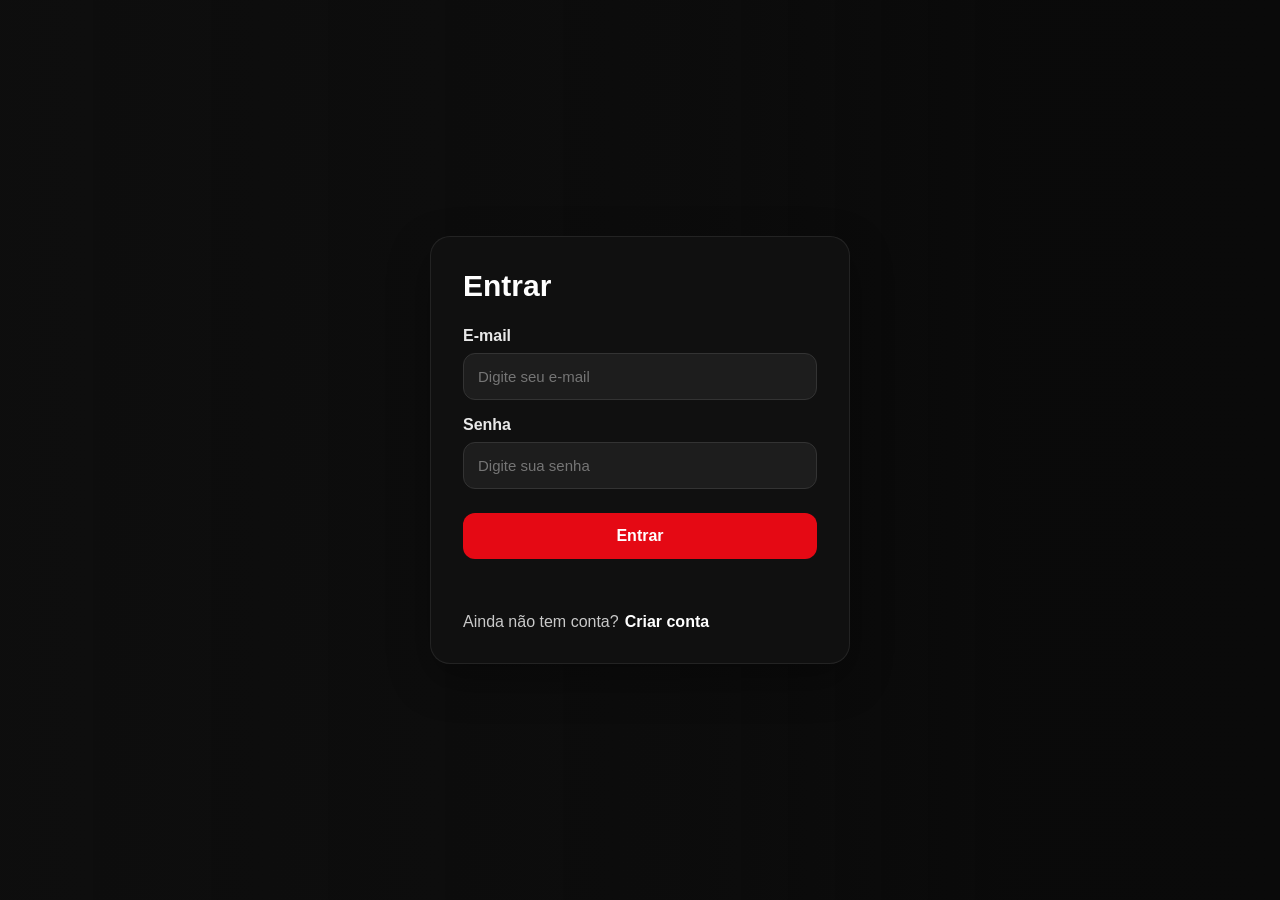
<file: login.html>
<!DOCTYPE html>
<html lang="pt-BR">
<head>
  <meta charset="UTF-8">
  <meta name="viewport" content="width=device-width, initial-scale=1.0">
  <title>Login - Tvxbox</title>
  <link rel="stylesheet" href="auth.css">
  <link rel="manifest" href="pwa/manifest.json">
  <meta name="theme-color" content="#141414">
  <link rel="icon" href="/favicon.ico" type="image/x-icon">
  <link rel="apple-touch-icon" href="/pwa/icon-192.png">
  <style>
    /* ── Slideshow de fundo ── */
    .auth-bg-slideshow {
      position: fixed; inset: 0; z-index: 0; overflow: hidden;
    }
    .auth-bg-slideshow .slide {
      position: absolute; inset: 0;
      background-size: cover; background-position: center;
      opacity: 0; transition: opacity 1.2s ease;
    }
    .auth-bg-slideshow .slide.ativo { opacity: 1; }

    /* Cards flutuantes */
    .preview-cards {
      position: fixed; inset: 0; z-index: 1; pointer-events: none; overflow: hidden;
    }
    .preview-float-card {
      position: absolute; width: 130px; border-radius: 10px; overflow: hidden;
      box-shadow: 0 8px 28px rgba(0,0,0,.7);
      opacity: 0; transform: translateY(20px) scale(0.92);
      animation: floatIn 0.7s ease forwards;
    }
    .preview-float-card img { width: 100%; display: block; aspect-ratio: 2/3; object-fit: cover; }
    @keyframes floatIn { to { opacity: 0.85; transform: translateY(0) scale(1); } }

    /* Gradiente lateral */
    .preview-left-fade {
      position: fixed; inset: 0; z-index: 2;
      background: linear-gradient(
        to right,
        rgba(10,10,10,0.15) 0%,
        rgba(10,10,10,0.55) 55%,
        rgba(10,10,10,0.97) 78%,
        rgba(10,10,10,1)    100%
      );
    }

    .auth-page { background: transparent; }
    .auth-overlay { display: none; }
    .auth-container { position: relative; z-index: 10; }
    .auth-container.single-column { justify-content: center; }

    /* ── Banner sem assinatura ── */
    .banner-sem-assinatura {
      background: #1a0000;
      border: 1.5px solid #e50914;
      border-radius: 10px;
      padding: 12px 16px;
      margin-bottom: 16px;
      font-size: 13px;
      color: #ffaaaa;
      line-height: 1.5;
      display: none;
    }
    .banner-sem-assinatura a { color: #e50914; font-weight: 700; }

    @media (max-width: 768px) {
      .auth-right { max-width: 100%; }
    }
  </style>
</head>
<body>

  <!-- Fundo animado -->
  <div class="auth-bg-slideshow" id="bgSlideshow"></div>
  <div class="preview-cards" id="previewCards"></div>
  <div class="preview-left-fade"></div>

  <div class="auth-page">
    <div class="auth-overlay"></div>
    <div class="auth-container single-column">

      <!-- Formulário de login -->
      <div class="auth-right full-width">
        <div class="auth-box">
          <h2>Entrar</h2>

          <!-- Banner aparece quando redirecionado por falta de assinatura -->
          <div class="banner-sem-assinatura" id="bannerSemAssinatura">
            🔒 <strong>Acesso restrito.</strong>
            Faça login para ver os detalhes da assinatura e pagar via Pix.
          </div>

          <form id="loginForm">
            <div class="input-group">
              <label for="loginEmail">E-mail</label>
              <input type="email" id="loginEmail" placeholder="Digite seu e-mail" required>
            </div>
            <div class="input-group">
              <label for="loginSenha">Senha</label>
              <input type="password" id="loginSenha" placeholder="Digite sua senha" required>
            </div>
            <button type="submit" class="main-btn">Entrar</button>
          </form>

          <p id="loginMensagem" class="mensagem"></p>

          <div class="auth-links">
            <span>Ainda não tem conta?</span>
            <a href="cadastro.html">Criar conta</a>
          </div>
        </div>
      </div>

    </div>
  </div>

  <script src="auth.js"></script>
  <script src="pwa/register-sw.js"></script>

  <script>
    // Banner sem assinatura
    (function() {
      if (new URLSearchParams(window.location.search).get("sem_assinatura") === "1") {
        document.getElementById("bannerSemAssinatura").style.display = "block";
      }
    })();

    // Slideshow de fundo + cards flutuantes (só decorativo)
    (async function initPreview() {
      const API = "https://smartbox-backend.onrender.com";
      let itens = [];
      try {
        const token = (() => { try { return JSON.parse(localStorage.getItem("sb_token")); } catch { return ""; } })();
        const r = await fetch(API + "/catalogo", {
          headers: { "Authorization": "Bearer " + token }
        });
        if (r.ok) {
          const data = await r.json();
          itens = [
            ...(data.destaques || []),
            ...(data.animes    || []),
            ...(data.series    || []),
            ...(data.mangas    || []),
          ].filter(i => i.poster);
        }
      } catch {}
      if (!itens.length) return;

      // Slideshow
      const bgEl = document.getElementById("bgSlideshow");
      itens.forEach((item, i) => {
        const s = document.createElement("div");
        s.className = "slide" + (i === 0 ? " ativo" : "");
        s.style.backgroundImage = `url('${item.poster}')`;
        bgEl.appendChild(s);
      });
      let cur = 0;
      const slides = bgEl.querySelectorAll(".slide");
      setInterval(() => {
        slides[cur].classList.remove("ativo");
        cur = (cur + 1) % slides.length;
        slides[cur].classList.add("ativo");
      }, 4000);

      // Cards flutuantes
      const cardsEl = document.getElementById("previewCards");
      const posicoes = [
        { left:"2%",  top:"8%"  }, { left:"16%", top:"5%"  }, { left:"30%", top:"10%" },
        { left:"7%",  top:"45%" }, { left:"22%", top:"42%" }, { left:"35%", top:"48%" },
        { left:"4%",  top:"72%" }, { left:"18%", top:"70%" }, { left:"32%", top:"75%" },
      ];
      [...itens].sort(() => Math.random() - 0.5).slice(0, posicoes.length).forEach((item, i) => {
        const card = document.createElement("div");
        card.className = "preview-float-card";
        card.style.left = posicoes[i].left;
        card.style.top  = posicoes[i].top;
        card.style.animationDelay = `${i * 0.18}s`;
        card.innerHTML = `<img src="${item.poster}" alt="${item.titulo}" loading="lazy">`;
        cardsEl.appendChild(card);
      });
      setInterval(() => {
        const cards = cardsEl.querySelectorAll(".preview-float-card");
        const card  = cards[Math.floor(Math.random() * cards.length)];
        const novo  = itens[Math.floor(Math.random() * itens.length)];
        card.style.cssText += "opacity:0;transform:translateY(20px) scale(0.92);transition:opacity .5s,transform .5s;";
        setTimeout(() => {
          card.querySelector("img").src = novo.poster;
          card.style.opacity = "0.85";
          card.style.transform = "translateY(0) scale(1)";
        }, 500);
      }, 6000);
    })();
  </script>
</body>
</html>
</file>
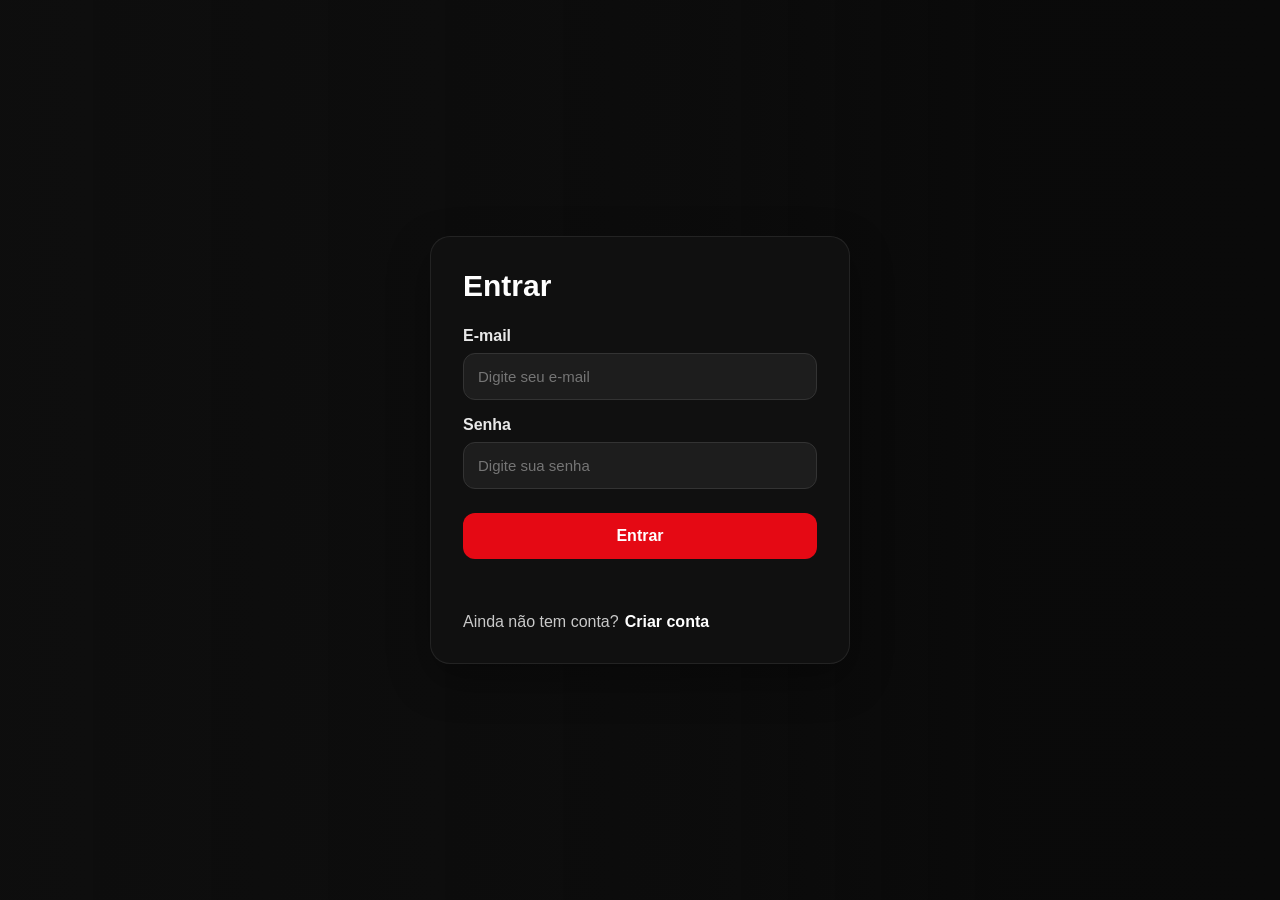
<file: mangas.encoding-backup.html>
﻿<!DOCTYPE html>
<html lang="pt-BR">
<head>
  <meta charset="UTF-8">
  <meta name="viewport" content="width=device-width, initial-scale=1.0">
  <title>MangÃ¡s - Tvxbox</title>
  <link rel="stylesheet" href="style.css">
  <link rel="manifest" href="pwa/manifest.json">
  <meta name="theme-color" content="#141414">
  <link rel="icon" href="/favicon.ico" type="image/x-icon">
  <link rel="apple-touch-icon" href="/pwa/icon-192.png">
  <style>
    /* â”€â”€ Leitor de mangÃ¡ â”€â”€ */
    .manga-reader-overlay {
      position: fixed; inset: 0; background: #0a0a0a;
      z-index: 500; display: none; flex-direction: column;
    }
    .manga-reader-overlay.ativo { display: flex; }
    .manga-reader-topbar {
      display: flex; align-items: center; gap: 14px;
      padding: 14px 20px; background: rgba(17,17,17,.97);
      border-bottom: 1px solid #222; flex-shrink: 0;
    }
    .manga-reader-topbar h2 { flex: 1; font-size: 15px; color: #fff; white-space: nowrap; overflow: hidden; text-overflow: ellipsis; }
    .manga-reader-topbar button {
      background: #222; border: 1px solid #333; color: #fff;
      padding: 8px 14px; border-radius: 8px; cursor: pointer; font-size: 13px; flex-shrink: 0;
    }
    .btn-fechar { background: #e50914 !important; border-color: #e50914 !important; font-weight: bold; }
    .manga-reader-body {
      flex: 1; overflow-y: auto; display: flex;
      justify-content: center; padding: 0;
    }
    .manga-reader-body iframe {
      width: 100%; max-width: 900px; height: 100%;
      border: none; background: #fff;
    }

    /* â”€â”€ Cards de mangÃ¡ â”€â”€ */
    .manga-card {
      position: relative; min-width: 200px; max-width: 200px;
      background: #1b1b1b; border-radius: 14px; overflow: hidden;
      cursor: pointer; transition: transform .2s ease;
      flex-shrink: 0;
    }
    .manga-card:hover { transform: scale(1.05); }
    .manga-card img { width: 100%; height: 290px; object-fit: cover; display: block; }
    .manga-card .info { padding: 12px; }
    .manga-card h3 { font-size: 15px; margin-bottom: 4px; color: #fff; }
    .manga-card p { font-size: 12px; color: #aaa; }
    .manga-fav-btn {
      position: absolute; top: 8px; right: 8px;
      width: 30px; height: 30px; border-radius: 50%; border: none;
      cursor: pointer; font-size: 16px; font-weight: bold;
      display: flex; align-items: center; justify-content: center;
      background: rgba(0,0,0,.65); color: #fff; z-index: 10;
      transition: background .2s;
    }
    .manga-fav-btn.ativo { background: #e50914; }

    /* â”€â”€ Painel de volumes â”€â”€ */
    .volumes-panel {
      background: #1a1a1a; border-radius: 16px; padding: 24px;
      margin-top: 8px; border: 1px solid #2a2a2a;
    }
    .volumes-panel h2 { font-size: 20px; margin-bottom: 16px; color: #fff; }

    /* Select de volumes */
    .volume-select-box { margin-bottom: 20px; }
    .volume-select-box label { display: block; color: #aaa; font-size: 13px; margin-bottom: 8px; }
    .volume-select-box select {
      width: 100%; padding: 14px; border-radius: 10px;
      background: #222; color: #fff; border: 1px solid #444;
      font-size: 15px; cursor: pointer; outline: none;
      appearance: none;
      background-image: url("data:image/svg+xml,%3Csvg xmlns='http://www.w3.org/2000/svg' width='12' height='8' viewBox='0 0 12 8'%3E%3Cpath fill='%23aaa' d='M6 8L0 0h12z'/%3E%3C/svg%3E");
      background-repeat: no-repeat;
      background-position: right 14px center;
      padding-right: 36px;
    }
    .volume-select-box select:focus { border-color: #e50914; }

    .btn-ler {
      width: 100%; padding: 14px; background: #e50914; color: #fff;
      border: none; border-radius: 10px; font-size: 16px; font-weight: bold;
      cursor: pointer; transition: opacity .2s;
    }
    .btn-ler:hover { opacity: .9; }

    /* â”€â”€ Mobile â”€â”€ */
    @media (max-width: 600px) {
      .manga-card { min-width: 140px; max-width: 140px; }
      .manga-card img { height: 200px; }
      .volumes-panel { padding: 16px; }
    }
  </style>
</head>
<body>
  <header class="topbar">
    <a href="index.html" class="logo">TVXBOX</a>
    <button class="menu-toggle" id="menuToggle" aria-label="Menu" aria-expanded="false">â˜°</button>
    <nav class="main-nav" id="mainNav">
      <a href="index.html">InÃ­cio</a>
      <a href="ao-vivo.html">Ao Vivo</a>
      <a href="mangas.html">MangÃ¡s</a>
      <a href="aulas.html">Aulas</a>
    </nav>
    <div class="header-right">
      <div class="user-box">
        <span id="usuarioNome"></span>
        <button id="btnSair" type="button">Sair</button>
      </div>
    </div>
  </header>

  <main class="container">
    <h1 class="section-title" style="margin-bottom:24px">MangÃ¡s</h1>

    <!-- Grid de mangÃ¡s -->
    <div id="rowMangas" class="poster-row"></div>

    <!-- Painel de volumes â€” aparece ao clicar num mangÃ¡ -->
    <section id="volumesPanel" class="volumes-panel hidden">
      <div style="display:flex;align-items:center;gap:12px;margin-bottom:20px;flex-wrap:wrap;">
        <button id="btnVoltarMangas" style="background:#222;border:1px solid #333;color:#fff;padding:8px 16px;border-radius:8px;cursor:pointer;font-size:13px;flex-shrink:0;">â† Voltar</button>
        <h2 id="mangaTitulo" style="font-size:20px;margin:0"></h2>
        <button id="btnFavManga" style="margin-left:auto;background:#2a2a2a;border:1px solid #444;color:#fff;padding:8px 16px;border-radius:8px;cursor:pointer;font-size:13px;flex-shrink:0;">+ Minha lista</button>
      </div>

      <div class="volume-select-box">
        <label for="volumeSelect">Escolha o volume:</label>
        <select id="volumeSelect"></select>
      </div>

      <button class="btn-ler" id="btnLerVolume">ðŸ“– Ler volume</button>
    </section>
  </main>

  <!-- Leitor de PDF fullscreen -->
  <div class="manga-reader-overlay" id="mangaReaderOverlay">
    <div class="manga-reader-topbar">
      <h2 id="readerTitulo">Lendo...</h2>
      <button id="btnReaderFechar" class="btn-fechar">âœ• Fechar</button>
    </div>
    <div class="manga-reader-body">
      <iframe id="readerFrame" title="Leitor de mangÃ¡" allowfullscreen></iframe>
    </div>
  </div>

  <!-- Seletor de perfil leve â€” sÃ³ aparece se ainda nÃ£o tiver perfil escolhido -->
  <div id="perfilPickerOverlay" style="
    position:fixed; inset:0; z-index:600; background:rgba(0,0,0,.88);
    display:none; align-items:center; justify-content:center; padding:20px;
  ">
    <div style="background:#141414; border:1.5px solid #2a2a2a; border-radius:16px; padding:28px 24px; max-width:360px; width:100%; text-align:center;">
      <h3 style="color:#fff; font-size:18px; margin-bottom:16px;">Quem estÃ¡ assistindo?</h3>
      <div id="perfilPickerLista" style="display:flex; flex-direction:column; gap:10px; margin-bottom:16px;">
        <p style="color:#888; font-size:13px;">Carregando perfis...</p>
      </div>
      <a href="index.html" style="color:#888; font-size:12px; text-decoration:underline;">Gerenciar perfis</a>
    </div>
  </div>

  <script src="pwa/register-sw.js"></script>
  <script>
    const BACKEND = "https://smartbox-backend.onrender.com";

    function getToken() {
      try { return JSON.parse(localStorage.getItem("sb_token")); } catch { return null; }
    }
    function getPerfilId() {
      try { return JSON.parse(localStorage.getItem("sb_perfil_id")); } catch { return null; }
    }

    const token = getToken();
    if (!token) { window.location.href = "login.html"; }

    // â”€â”€ Garante que existe um perfil selecionado antes de fazer qualquer coisa â”€â”€
    // O mangas.html nÃ£o tinha essa checagem â€” dependia de a pessoa jÃ¡ ter
    // passado pelo index.html antes e escolhido um perfil por lÃ¡. Se isso nÃ£o
    // tivesse acontecido nessa sessÃ£o (link direto, storage limpo, etc.), toda
    // aÃ§Ã£o que precisa de perfil (favoritar, por exemplo) falhava sem dar
    // nenhum jeito de resolver ali mesmo.
    async function garantirPerfil() {
      if (getPerfilId()) return true;

      const overlay = document.getElementById("perfilPickerOverlay");
      const lista   = document.getElementById("perfilPickerLista");
      overlay.style.display = "flex";

      try {
        const r = await fetch(BACKEND + "/perfis", {
          headers: { "Authorization": "Bearer " + token }
        });
        const perfis = await r.json();

        if (!Array.isArray(perfis) || !perfis.length) {
          // Sem nenhum perfil criado ainda â€” a criaÃ§Ã£o de perfil vive no
          // index.html, entÃ£o manda pra lÃ¡ em vez de duplicar essa tela aqui.
          window.location.href = "index.html";
          return false;
        }

        lista.innerHTML = "";
        perfis.forEach(p => {
          const btn = document.createElement("button");
          btn.textContent = p.nome;
          btn.style.cssText = "background:#222;border:1px solid #333;color:#fff;padding:12px;border-radius:8px;cursor:pointer;font-size:15px;";
          btn.addEventListener("click", () => {
            localStorage.setItem("sb_perfil_id",   JSON.stringify(p.id));
            localStorage.setItem("sb_perfil_nome", JSON.stringify(p.nome));
            overlay.style.display = "none";
            iniciarPagina();
          });
          lista.appendChild(btn);
        });
      } catch {
        lista.innerHTML = "<p style='color:#e50914;font-size:13px;'>Erro ao carregar perfis. Recarregue a pÃ¡gina.</p>";
      }
      return false;
    }

    // Header
    try {
      const perfil = JSON.parse(localStorage.getItem("sb_perfil_nome"));
      const email  = localStorage.getItem("usuarioEmail");
      document.getElementById("usuarioNome").textContent = perfil || email || "";
    } catch {}

    document.getElementById("btnSair").addEventListener("click", () => {
      ["sb_token","sb_perfil_id","sb_perfil_nome","usuarioEmail"].forEach(k => localStorage.removeItem(k));
      window.location.href = "login.html";
    });

    document.getElementById("menuToggle").addEventListener("click", function() {
      const nav = document.getElementById("mainNav");
      nav.classList.toggle("nav-aberto");
    });

    // Estado
    let mangaAtual = null;
    let volumesAtual = [];
    let favoritosManga = [];

    // Carregar favoritos
    async function carregarFavoritos() {
      try {
        const perfilId = getPerfilId();
        if (!perfilId) return;
        const r = await fetch(BACKEND + "/favoritos", {
          headers: { "Authorization": "Bearer " + token, "x-perfil-id": perfilId }
        });
        if (r.ok) {
          const data = await r.json();
          favoritosManga = data.map(f => f.id || f.conteudo_id);
        }
      } catch {}
    }

    function ehFavorito(id) { return favoritosManga.includes(id); }

    async function alternarFavorito(id) {
      const perfilId = getPerfilId();
      if (!perfilId) { alert("Selecione um perfil primeiro."); return; }
      try {
        const r = await fetch(BACKEND + "/favoritos/toggle", {
          method: "POST",
          headers: {
            "Content-Type": "application/json",
            "Authorization": "Bearer " + token,
            "x-perfil-id": perfilId
          },
          body: JSON.stringify({ conteudoId: id })
        });
        const data = await r.json();
        if (data.favoritado) favoritosManga.push(id);
        else favoritosManga = favoritosManga.filter(x => x !== id);
      } catch {}
    }

    // Carregar mangÃ¡s
    async function carregarMangas() {
      const row = document.getElementById("rowMangas");
      row.innerHTML = "<p style='color:#aaa'>Carregando...</p>";

      try {
        const r = await fetch(BACKEND + "/catalogo", {
          headers: { "Authorization": "Bearer " + token }
        });
        const data = await r.json();
        const mangas = data.mangas || [];

        row.innerHTML = "";
        if (!mangas.length) {
          row.innerHTML = "<p style='color:#aaa'>Nenhum mangÃ¡ disponÃ­vel.</p>";
          return;
        }

        mangas.forEach(manga => {
          const card = document.createElement("div");
          card.className = "manga-card";

          const fav = ehFavorito(manga.id);
          card.innerHTML =
            '<img src="' + (manga.poster || '') + '" alt="' + manga.titulo + '" loading="lazy">' +
            '<div class="info"><h3>' + manga.titulo + '</h3><p>' + (manga.generos?.[0] || "MangÃ¡") + '</p></div>' +
            '<button class="manga-fav-btn' + (fav ? ' ativo' : '') + '" title="Favorito">' + (fav ? 'âœ“' : '+') + '</button>';

          // BotÃ£o favorito
          card.querySelector(".manga-fav-btn").addEventListener("click", async (e) => {
            e.stopPropagation();
            await alternarFavorito(manga.id);
            const btn = card.querySelector(".manga-fav-btn");
            const ativo = ehFavorito(manga.id);
            btn.textContent = ativo ? "âœ“" : "+";
            btn.classList.toggle("ativo", ativo);
          });

          // Abrir painel de volumes
          card.addEventListener("click", () => abrirVolumes(manga));
          row.appendChild(card);
        });
      } catch (err) {
        row.innerHTML = "<p style='color:#e50914'>Erro ao carregar mangÃ¡s.</p>";
      }
    }

    // Abrir painel de volumes
    async function abrirVolumes(manga) {
      mangaAtual = manga;
      const panel = document.getElementById("volumesPanel");
      const select = document.getElementById("volumeSelect");
      const titulo = document.getElementById("mangaTitulo");
      const btnFav = document.getElementById("btnFavManga");

      titulo.textContent = manga.titulo;
      select.innerHTML = "<option>Carregando volumes...</option>";
      select.disabled = true;
      panel.classList.remove("hidden");
      window.scrollTo({ top: panel.offsetTop - 80, behavior: "smooth" });

      // Atualiza botÃ£o favorito
      atualizarBtnFavManga(manga.id);

      // Busca volumes
      try {
        const r = await fetch(BACKEND + "/mangas/" + manga.id + "/capitulos", {
          headers: { "Authorization": "Bearer " + token }
        });
        const vols = await r.json();
        volumesAtual = vols;
        select.innerHTML = "";
        select.disabled = false;

        if (!vols.length) {
          select.innerHTML = "<option>Nenhum volume disponÃ­vel</option>";
          return;
        }

        vols.forEach(vol => {
          const opt = document.createElement("option");
          opt.value = vol.id;
          opt.textContent = "Volume " + vol.numero + (vol.titulo ? " â€” " + vol.titulo : "");
          select.appendChild(opt);
        });
      } catch {
        select.innerHTML = "<option>Erro ao carregar volumes</option>";
      }
    }

    function atualizarBtnFavManga(id) {
      const btn = document.getElementById("btnFavManga");
      const fav = ehFavorito(id);
      btn.textContent = fav ? "âœ“ Na minha lista" : "+ Minha lista";
      btn.style.background = fav ? "#e50914" : "#2a2a2a";
      btn.style.borderColor = fav ? "#e50914" : "#444";
    }

    document.getElementById("btnFavManga").addEventListener("click", async () => {
      if (!mangaAtual) return;
      await alternarFavorito(mangaAtual.id);
      atualizarBtnFavManga(mangaAtual.id);
    });

    // Ler volume selecionado
    document.getElementById("btnLerVolume").addEventListener("click", () => {
      const select = document.getElementById("volumeSelect");
      const volId = select.value;
      const vol = volumesAtual.find(v => v.id === volId);
      if (!vol) return;
      abrirLeitor(vol);
    });

    // Voltar
    document.getElementById("btnVoltarMangas").addEventListener("click", () => {
      document.getElementById("volumesPanel").classList.add("hidden");
      mangaAtual = null;
      window.scrollTo({ top: 0, behavior: "smooth" });
    });

    // Leitor PDF
    function abrirLeitor(vol) {
      const overlay = document.getElementById("mangaReaderOverlay");
      const frame = document.getElementById("readerFrame");
      const titulo = document.getElementById("readerTitulo");
      titulo.textContent = (mangaAtual?.titulo || "") + " â€” Volume " + vol.numero;
      frame.src = vol.pdf_url;
      overlay.classList.add("ativo");
      document.body.style.overflow = "hidden";
      overlay.requestFullscreen?.().catch(() => {});
    }

    document.getElementById("btnReaderFechar").addEventListener("click", () => {
      const overlay = document.getElementById("mangaReaderOverlay");
      const frame = document.getElementById("readerFrame");
      overlay.classList.remove("ativo");
      frame.src = "";
      document.body.style.overflow = "";
      if (document.fullscreenElement) document.exitFullscreen?.();
    });

    // Init
    async function iniciarPagina() {
      await carregarFavoritos();
      await carregarMangas();
    }

    (async () => {
      const ok = await garantirPerfil();
      if (ok) await iniciarPagina();
      // Se nÃ£o tinha perfil, garantirPerfil() jÃ¡ cuidou de mostrar o
      // seletor (ou redirecionar) â€” iniciarPagina() roda depois que a
      // pessoa escolher, disparado pelo prÃ³prio clique no perfil.
    })();
  </script>
</body>
</html>
</file>
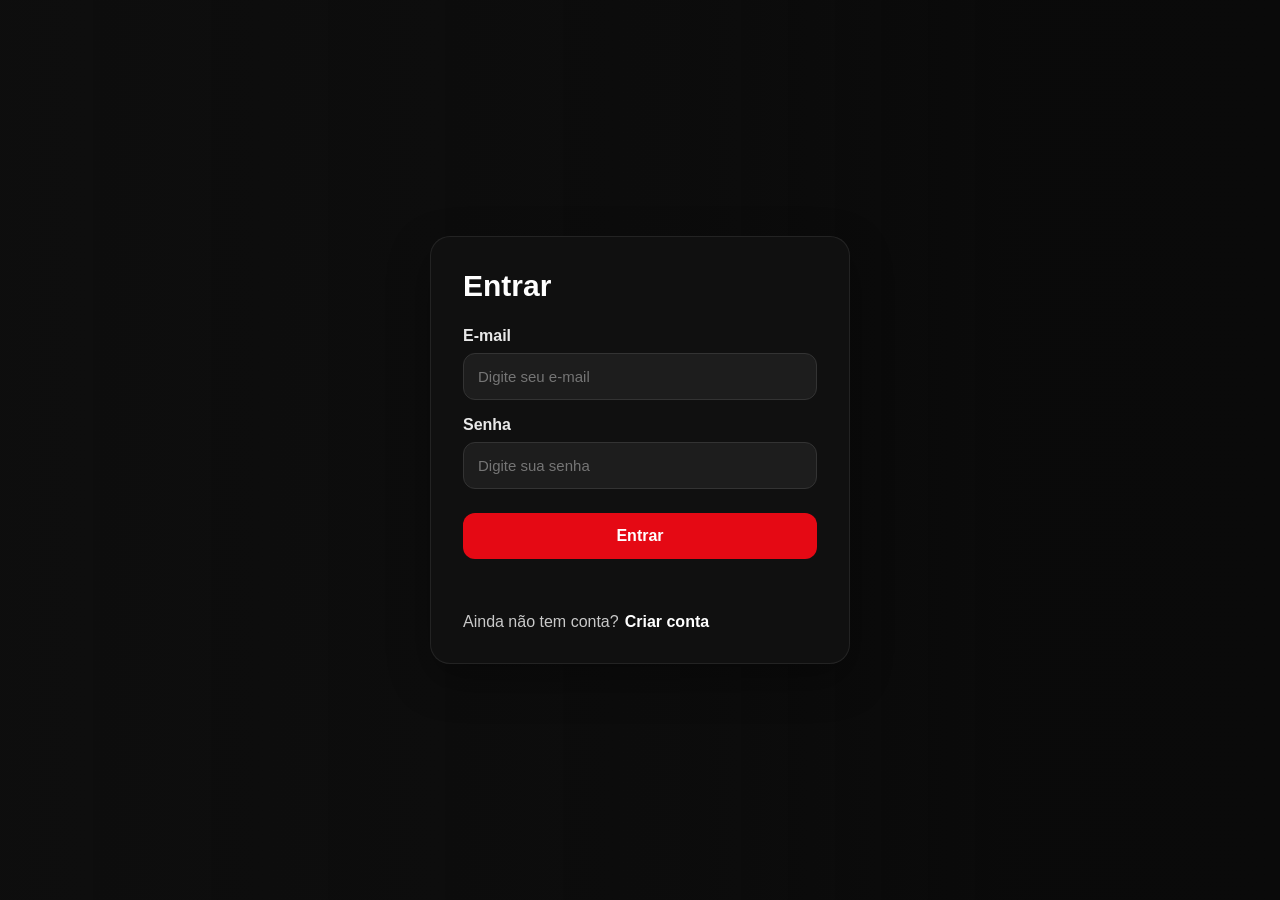
<file: mangas.html>
﻿<!DOCTYPE html>
<html lang="pt-BR">
<head>
  <meta charset="UTF-8">
  <meta name="viewport" content="width=device-width, initial-scale=1.0">
  <title>Mangás - Tvxbox</title>
  <link rel="stylesheet" href="style.css">
  <link rel="manifest" href="pwa/manifest.json">
  <meta name="theme-color" content="#141414">
  <link rel="icon" href="/favicon.ico" type="image/x-icon">
  <link rel="apple-touch-icon" href="/pwa/icon-192.png">
  <style>
    /* ── Leitor de mangá ── */
    .manga-reader-overlay {
      position: fixed; inset: 0; background: #0a0a0a;
      z-index: 500; display: none; flex-direction: column;
    }
    .manga-reader-overlay.ativo { display: flex; }
    .manga-reader-topbar {
      display: flex; align-items: center; gap: 14px;
      padding: 14px 20px; background: rgba(17,17,17,.97);
      border-bottom: 1px solid #222; flex-shrink: 0;
    }
    .manga-reader-topbar h2 { flex: 1; font-size: 15px; color: #fff; white-space: nowrap; overflow: hidden; text-overflow: ellipsis; }
    .manga-reader-topbar button {
      background: #222; border: 1px solid #333; color: #fff;
      padding: 8px 14px; border-radius: 8px; cursor: pointer; font-size: 13px; flex-shrink: 0;
    }
    .btn-fechar { background: #e50914 !important; border-color: #e50914 !important; font-weight: bold; }
    .manga-reader-body {
      flex: 1; overflow-y: auto; display: flex;
      justify-content: center; padding: 0;
    }
    .manga-reader-body iframe {
      width: 100%; max-width: 900px; height: 100%;
      border: none; background: #fff;
    }

    /* ── Cards de mangá ── */
    .manga-card {
      position: relative; min-width: 200px; max-width: 200px;
      background: #1b1b1b; border-radius: 14px; overflow: hidden;
      cursor: pointer; transition: transform .2s ease;
      flex-shrink: 0;
    }
    .manga-card:hover { transform: scale(1.05); }
    .manga-card img { width: 100%; height: 290px; object-fit: cover; display: block; }
    .manga-card .info { padding: 12px; }
    .manga-card h3 { font-size: 15px; margin-bottom: 4px; color: #fff; }
    .manga-card p { font-size: 12px; color: #aaa; }
    .manga-fav-btn {
      position: absolute; top: 8px; right: 8px;
      width: 30px; height: 30px; border-radius: 50%; border: none;
      cursor: pointer; font-size: 16px; font-weight: bold;
      display: flex; align-items: center; justify-content: center;
      background: rgba(0,0,0,.65); color: #fff; z-index: 10;
      transition: background .2s;
    }
    .manga-fav-btn.ativo { background: #e50914; }

    /* ── Painel de volumes ── */
    .volumes-panel {
      background: #1a1a1a; border-radius: 16px; padding: 24px;
      margin-top: 8px; border: 1px solid #2a2a2a;
    }
    .volumes-panel h2 { font-size: 20px; margin-bottom: 16px; color: #fff; }

    /* Select de volumes */
    .volume-select-box { margin-bottom: 20px; }
    .volume-select-box label { display: block; color: #aaa; font-size: 13px; margin-bottom: 8px; }
    .volume-select-box select {
      width: 100%; padding: 14px; border-radius: 10px;
      background: #222; color: #fff; border: 1px solid #444;
      font-size: 15px; cursor: pointer; outline: none;
      appearance: none;
      background-image: url("data:image/svg+xml,%3Csvg xmlns='http://www.w3.org/2000/svg' width='12' height='8' viewBox='0 0 12 8'%3E%3Cpath fill='%23aaa' d='M6 8L0 0h12z'/%3E%3C/svg%3E");
      background-repeat: no-repeat;
      background-position: right 14px center;
      padding-right: 36px;
    }
    .volume-select-box select:focus { border-color: #e50914; }

    .btn-ler {
      width: 100%; padding: 14px; background: #e50914; color: #fff;
      border: none; border-radius: 10px; font-size: 16px; font-weight: bold;
      cursor: pointer; transition: opacity .2s;
    }
    .btn-ler:hover { opacity: .9; }

    /* ── Mobile ── */
    @media (max-width: 600px) {
      .manga-card { min-width: 140px; max-width: 140px; }
      .manga-card img { height: 200px; }
      .volumes-panel { padding: 16px; }
    }
  </style>
</head>
<body>
  <header class="topbar">
    <a href="index.html" class="logo">TVXBOX</a>
    <button class="menu-toggle" id="menuToggle" aria-label="Menu" aria-expanded="false">☰</button>
    <nav class="main-nav" id="mainNav">
      <a href="index.html">Início</a>
      <a href="ao-vivo.html">Ao Vivo</a>
      <a href="mangas.html">Mangás</a>
      
    </nav>
    <div class="header-right">
      <div class="user-box">
        <span id="usuarioNome"></span>
        <button id="btnSair" type="button">Sair</button>
      </div>
    </div>
  </header>

  <main class="container">
    <h1 class="section-title" style="margin-bottom:24px">Mangás</h1>

    <!-- Minha lista — favoritos de mangá, mesmo padrão do index.html -->
    <section id="favoritosMangaBox" class="hidden" style="margin-bottom:32px">
      <div class="section-header"><h2>Minha lista</h2></div>
      <div id="favoritosMangaRow" class="poster-row"></div>
    </section>

    <!-- Grid de mangás -->
    <div id="rowMangas" class="poster-row"></div>

    <!-- Painel de volumes — aparece ao clicar num mangá -->
    <section id="volumesPanel" class="volumes-panel hidden">
      <div style="display:flex;align-items:center;gap:12px;margin-bottom:20px;flex-wrap:wrap;">
        <button id="btnVoltarMangas" style="background:#222;border:1px solid #333;color:#fff;padding:8px 16px;border-radius:8px;cursor:pointer;font-size:13px;flex-shrink:0;">← Voltar</button>
        <h2 id="mangaTitulo" style="font-size:20px;margin:0"></h2>
        <button id="btnFavManga" style="margin-left:auto;background:#2a2a2a;border:1px solid #444;color:#fff;padding:8px 16px;border-radius:8px;cursor:pointer;font-size:13px;flex-shrink:0;">+ Minha lista</button>
      </div>

      <div class="volume-select-box">
        <label for="volumeSelect">Escolha o volume:</label>
        <select id="volumeSelect"></select>
      </div>

      <button class="btn-ler" id="btnLerVolume">📖 Ler volume</button>
    </section>
  </main>

  <!-- Leitor de PDF fullscreen -->
  <div class="manga-reader-overlay" id="mangaReaderOverlay">
    <div class="manga-reader-topbar">
      <h2 id="readerTitulo">Lendo...</h2>
      <button id="btnReaderFechar" class="btn-fechar">✕ Fechar</button>
    </div>
    <div class="manga-reader-body">
      <iframe id="readerFrame" title="Leitor de mangá" allowfullscreen></iframe>
    </div>
  </div>

  <!-- Seletor de perfil leve — só aparece se ainda não tiver perfil escolhido -->
  <div id="perfilPickerOverlay" style="
    position:fixed; inset:0; z-index:600; background:rgba(0,0,0,.88);
    display:none; align-items:center; justify-content:center; padding:20px;
  ">
    <div style="background:#141414; border:1.5px solid #2a2a2a; border-radius:16px; padding:28px 24px; max-width:360px; width:100%; text-align:center;">
      <h3 style="color:#fff; font-size:18px; margin-bottom:16px;">Quem está assistindo?</h3>
      <div id="perfilPickerLista" style="display:flex; flex-direction:column; gap:10px; margin-bottom:16px;">
        <p style="color:#888; font-size:13px;">Carregando perfis...</p>
      </div>
      <a href="index.html" style="color:#888; font-size:12px; text-decoration:underline;">Gerenciar perfis</a>
    </div>
  </div>

  <script src="pwa/register-sw.js"></script>
  <script>
    const BACKEND = "https://smartbox-backend.onrender.com";

    function getToken() {
      try { return JSON.parse(localStorage.getItem("sb_token")); } catch { return null; }
    }
    function getPerfilId() {
      try { return JSON.parse(localStorage.getItem("sb_perfil_id")); } catch { return null; }
    }

    const token = getToken();
    if (!token) { window.location.href = "login.html"; }

    // ── Garante que existe um perfil selecionado antes de fazer qualquer coisa ──
    // O mangas.html não tinha essa checagem — dependia de a pessoa já ter
    // passado pelo index.html antes e escolhido um perfil por lá. Se isso não
    // tivesse acontecido nessa sessão (link direto, storage limpo, etc.), toda
    // ação que precisa de perfil (favoritar, por exemplo) falhava sem dar
    // nenhum jeito de resolver ali mesmo.
    async function garantirPerfil() {
      if (getPerfilId()) return true;

      const overlay = document.getElementById("perfilPickerOverlay");
      const lista   = document.getElementById("perfilPickerLista");
      overlay.style.display = "flex";

      try {
        const r = await fetch(BACKEND + "/perfis", {
          headers: { "Authorization": "Bearer " + token }
        });
        const perfis = await r.json();

        if (!Array.isArray(perfis) || !perfis.length) {
          // Sem nenhum perfil criado ainda — a criação de perfil vive no
          // index.html, então manda pra lá em vez de duplicar essa tela aqui.
          window.location.href = "index.html";
          return false;
        }

        lista.innerHTML = "";
        perfis.forEach(p => {
          const btn = document.createElement("button");
          btn.textContent = p.nome;
          btn.style.cssText = "background:#222;border:1px solid #333;color:#fff;padding:12px;border-radius:8px;cursor:pointer;font-size:15px;";
          btn.addEventListener("click", () => {
            localStorage.setItem("sb_perfil_id",   JSON.stringify(p.id));
            localStorage.setItem("sb_perfil_nome", JSON.stringify(p.nome));
            overlay.style.display = "none";
            iniciarPagina();
          });
          lista.appendChild(btn);
        });
      } catch {
        lista.innerHTML = "<p style='color:#e50914;font-size:13px;'>Erro ao carregar perfis. Recarregue a página.</p>";
      }
      return false;
    }

    // Header
    try {
      const perfil = JSON.parse(localStorage.getItem("sb_perfil_nome"));
      const email  = localStorage.getItem("usuarioEmail");
      document.getElementById("usuarioNome").textContent = perfil || email || "";
    } catch {}

    document.getElementById("btnSair").addEventListener("click", () => {
      ["sb_token","sb_perfil_id","sb_perfil_nome","usuarioEmail"].forEach(k => localStorage.removeItem(k));
      window.location.href = "login.html";
    });

    document.getElementById("menuToggle").addEventListener("click", function() {
      const nav = document.getElementById("mainNav");
      nav.classList.toggle("nav-aberto");
    });

    // Estado
    let mangaAtual = null;
    let volumesAtual = [];
    let favoritosManga = [];
    let todosMangasCache = []; // guarda a lista completa pra montar a seção "Minha lista"

    // Renderiza (ou esconde) a seção "Minha lista" — mesmo padrão do index.html
    function renderFavoritosManga() {
      const box = document.getElementById("favoritosMangaBox");
      const row = document.getElementById("favoritosMangaRow");
      if (!box || !row) return;

      const itens = todosMangasCache.filter(m => favoritosManga.includes(m.id));
      row.innerHTML = "";

      if (!itens.length) { box.classList.add("hidden"); return; }
      box.classList.remove("hidden");

      itens.forEach(manga => {
        const card = document.createElement("div");
        card.className = "manga-card";
        card.innerHTML =
          '<img src="' + (manga.poster || '') + '" alt="' + manga.titulo + '" loading="lazy">' +
          '<div class="info"><h3>' + manga.titulo + '</h3><p>' + (manga.generos?.[0] || "Mangá") + '</p></div>' +
          '<button class="manga-fav-btn ativo" title="Remover da lista">✓</button>';

        card.querySelector(".manga-fav-btn").addEventListener("click", async (e) => {
          e.stopPropagation();
          await alternarFavorito(manga.id);
          renderFavoritosManga();
          // Mantém o card principal (fora da lista de favoritos) sincronizado também
          carregarMangas();
        });

        card.addEventListener("click", () => abrirVolumes(manga));
        row.appendChild(card);
      });
    }

    // Carregar favoritos
    async function carregarFavoritos() {
      try {
        const perfilId = getPerfilId();
        if (!perfilId) return;
        const r = await fetch(BACKEND + "/favoritos", {
          headers: { "Authorization": "Bearer " + token, "x-perfil-id": perfilId }
        });
        if (r.ok) {
          const data = await r.json();
          favoritosManga = data.map(f => f.id || f.conteudo_id);
        }
      } catch {}
    }

    function ehFavorito(id) { return favoritosManga.includes(id); }

    async function alternarFavorito(id) {
      const perfilId = getPerfilId();
      if (!perfilId) { alert("Selecione um perfil primeiro."); return; }
      try {
        const r = await fetch(BACKEND + "/favoritos/toggle", {
          method: "POST",
          headers: {
            "Content-Type": "application/json",
            "Authorization": "Bearer " + token,
            "x-perfil-id": perfilId
          },
          body: JSON.stringify({ conteudoId: id })
        });
        const data = await r.json();
        if (data.favoritado) favoritosManga.push(id);
        else favoritosManga = favoritosManga.filter(x => x !== id);
      } catch {}
    }

    // Carregar mangás
    async function carregarMangas() {
      const row = document.getElementById("rowMangas");
      row.innerHTML = "<p style='color:#aaa'>Carregando...</p>";

      try {
        const r = await fetch(BACKEND + "/catalogo", {
          headers: { "Authorization": "Bearer " + token }
        });
        const data = await r.json();
        const mangas = data.mangas || [];
        todosMangasCache = mangas; // guarda pra montar a seção "Minha lista"

        row.innerHTML = "";
        if (!mangas.length) {
          row.innerHTML = "<p style='color:#aaa'>Nenhum mangá disponível.</p>";
          renderFavoritosManga();
          return;
        }

        mangas.forEach(manga => {
          const card = document.createElement("div");
          card.className = "manga-card";

          const fav = ehFavorito(manga.id);
          card.innerHTML =
            '<img src="' + (manga.poster || '') + '" alt="' + manga.titulo + '" loading="lazy">' +
            '<div class="info"><h3>' + manga.titulo + '</h3><p>' + (manga.generos?.[0] || "Mangá") + '</p></div>' +
            '<button class="manga-fav-btn' + (fav ? ' ativo' : '') + '" title="Favorito">' + (fav ? '✓' : '+') + '</button>';

          // Botão favorito
          card.querySelector(".manga-fav-btn").addEventListener("click", async (e) => {
            e.stopPropagation();
            await alternarFavorito(manga.id);
            const btn = card.querySelector(".manga-fav-btn");
            const ativo = ehFavorito(manga.id);
            btn.textContent = ativo ? "✓" : "+";
            btn.classList.toggle("ativo", ativo);
            renderFavoritosManga();
          });

          // Abrir painel de volumes
          card.addEventListener("click", () => abrirVolumes(manga));
          row.appendChild(card);
        });

        renderFavoritosManga();
      } catch (err) {
        row.innerHTML = "<p style='color:#e50914'>Erro ao carregar mangás.</p>";
      }
    }

    // Abrir painel de volumes
    async function abrirVolumes(manga) {
      mangaAtual = manga;
      const panel = document.getElementById("volumesPanel");
      const select = document.getElementById("volumeSelect");
      const titulo = document.getElementById("mangaTitulo");
      const btnFav = document.getElementById("btnFavManga");

      titulo.textContent = manga.titulo;
      select.innerHTML = "<option>Carregando volumes...</option>";
      select.disabled = true;
      panel.classList.remove("hidden");
      window.scrollTo({ top: panel.offsetTop - 80, behavior: "smooth" });

      // Atualiza botão favorito
      atualizarBtnFavManga(manga.id);

      // Busca volumes
      try {
        const r = await fetch(BACKEND + "/mangas/" + manga.id + "/capitulos", {
          headers: { "Authorization": "Bearer " + token }
        });
        const vols = await r.json();
        volumesAtual = vols;
        select.innerHTML = "";
        select.disabled = false;

        if (!vols.length) {
          select.innerHTML = "<option>Nenhum volume disponível</option>";
          return;
        }

        vols.forEach(vol => {
          const opt = document.createElement("option");
          opt.value = vol.id;
          opt.textContent = "Volume " + vol.numero + (vol.titulo ? " — " + vol.titulo : "");
          select.appendChild(opt);
        });
      } catch {
        select.innerHTML = "<option>Erro ao carregar volumes</option>";
      }
    }

    function atualizarBtnFavManga(id) {
      const btn = document.getElementById("btnFavManga");
      const fav = ehFavorito(id);
      btn.textContent = fav ? "✓ Na minha lista" : "+ Minha lista";
      btn.style.background = fav ? "#e50914" : "#2a2a2a";
      btn.style.borderColor = fav ? "#e50914" : "#444";
    }

    document.getElementById("btnFavManga").addEventListener("click", async () => {
      if (!mangaAtual) return;
      await alternarFavorito(mangaAtual.id);
      atualizarBtnFavManga(mangaAtual.id);
      renderFavoritosManga();
    });

    // Ler volume selecionado
    document.getElementById("btnLerVolume").addEventListener("click", () => {
      const select = document.getElementById("volumeSelect");
      const volId = select.value;
      const vol = volumesAtual.find(v => v.id === volId);
      if (!vol) return;
      abrirLeitor(vol);
    });

    // Voltar
    document.getElementById("btnVoltarMangas").addEventListener("click", () => {
      document.getElementById("volumesPanel").classList.add("hidden");
      mangaAtual = null;
      window.scrollTo({ top: 0, behavior: "smooth" });
    });

    // Leitor PDF
    function abrirLeitor(vol) {
      const overlay = document.getElementById("mangaReaderOverlay");
      const frame = document.getElementById("readerFrame");
      const titulo = document.getElementById("readerTitulo");
      titulo.textContent = (mangaAtual?.titulo || "") + " — Volume " + vol.numero;
      frame.src = vol.pdf_url;
      overlay.classList.add("ativo");
      document.body.style.overflow = "hidden";
      overlay.requestFullscreen?.().catch(() => {});
    }

    document.getElementById("btnReaderFechar").addEventListener("click", () => {
      const overlay = document.getElementById("mangaReaderOverlay");
      const frame = document.getElementById("readerFrame");
      overlay.classList.remove("ativo");
      frame.src = "";
      document.body.style.overflow = "";
      if (document.fullscreenElement) document.exitFullscreen?.();
    });

    // Init
    async function iniciarPagina() {
      await carregarFavoritos();
      await carregarMangas();
    }

    (async () => {
      const ok = await garantirPerfil();
      if (ok) await iniciarPagina();
      // Se não tinha perfil, garantirPerfil() já cuidou de mostrar o
      // seletor (ou redirecionar) — iniciarPagina() roda depois que a
      // pessoa escolher, disparado pelo próprio clique no perfil.
    })();
  </script>
</body>
</html>
</file>
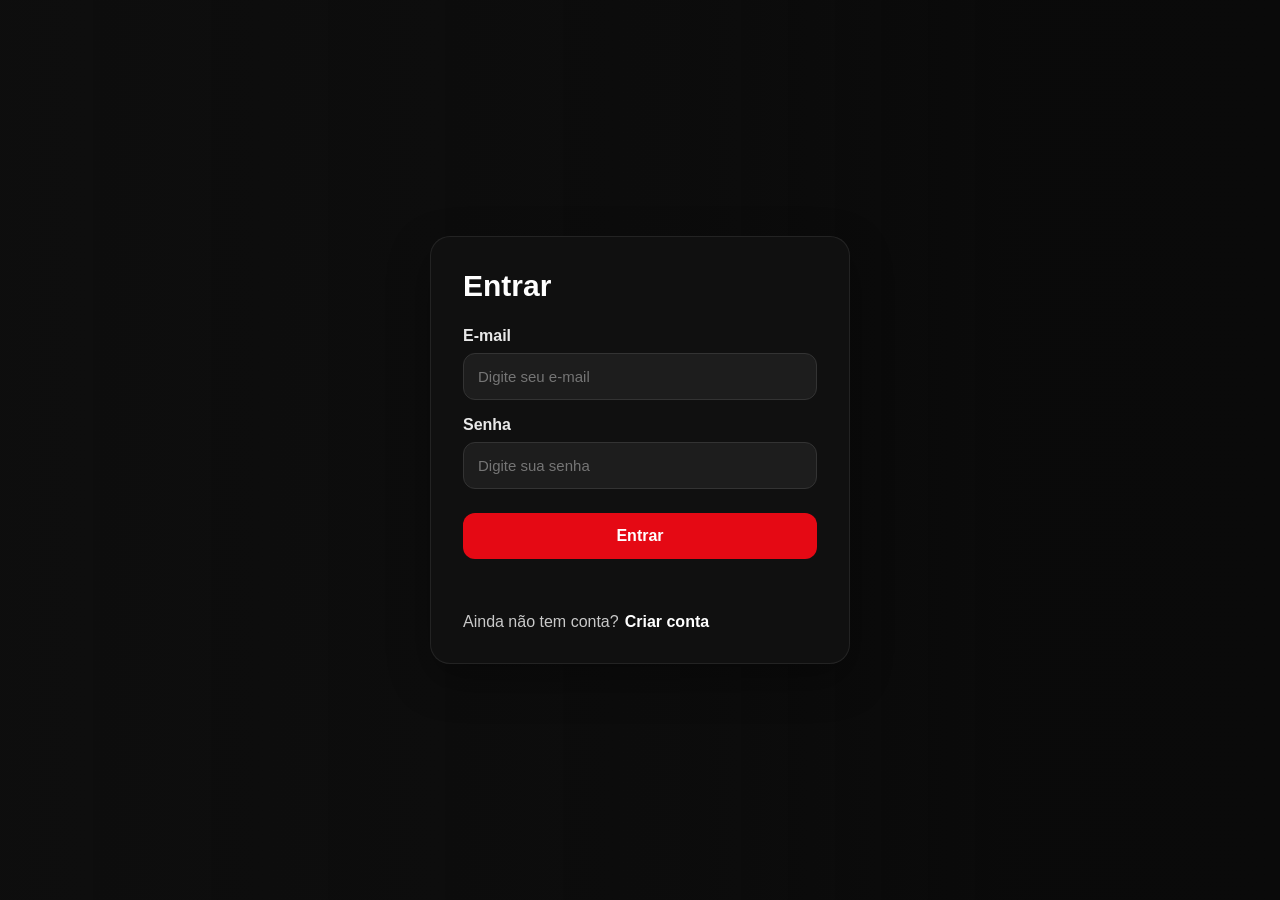
<file: mangas_backup.html>
<!DOCTYPE html>
<html lang="pt-BR">
<head>
  <meta charset="UTF-8">
  <meta name="viewport" content="width=device-width, initial-scale=1.0">
  <title>Mangás - Tvxbox</title>
  <link rel="stylesheet" href="style.css">
  <link rel="manifest" href="pwa/manifest.json">
  <meta name="theme-color" content="#141414">
  <link rel="icon" href="/favicon.ico" type="image/x-icon">
  <link rel="apple-touch-icon" href="/pwa/icon-192.png">
  <style>
    /* ── Leitor de mangá ── */
    .manga-reader-overlay {
      position: fixed; inset: 0; background: #0a0a0a;
      z-index: 500; display: none; flex-direction: column;
    }
    .manga-reader-overlay.ativo { display: flex; }

    .manga-reader-topbar {
      display: flex; align-items: center; gap: 14px;
      padding: 14px 20px; background: rgba(17,17,17,.97);
      border-bottom: 1px solid #222; flex-shrink: 0;
    }
    .manga-reader-topbar h2 { flex: 1; font-size: 16px; color: #fff; }
    .manga-reader-topbar button {
      background: #222; border: 1px solid #333; color: #fff;
      padding: 8px 14px; border-radius: 8px; cursor: pointer; font-size: 13px;
    }
    .manga-reader-topbar button:hover { background: #2f2f2f; }
    .manga-reader-topbar .btn-fechar {
      background: #e50914; border-color: #e50914; font-weight: bold;
    }

    .manga-reader-body {
      flex: 1; overflow-y: auto; display: flex;
      justify-content: center; padding: 20px 16px;
      scroll-behavior: smooth;
    }

    .manga-reader-body iframe {
      width: 100%; max-width: 900px; height: calc(100vh - 80px);
      border: none; border-radius: 10px; background: #fff;
    }

    /* Capítulos grid na página de mangá */
    .capitulos-grid {
      display: flex; flex-wrap: wrap; gap: 12px; margin-top: 16px;
    }
    .capitulo-card {
      background: #1f1f1f; border-radius: 12px; padding: 14px 18px;
      cursor: pointer; transition: background .2s; min-width: 140px;
      border: 1px solid #2a2a2a;
    }
    .capitulo-card:hover { background: #2b2b2b; border-color: #e50914; }
    .capitulo-card h3 { font-size: 15px; margin-bottom: 4px; }
    .capitulo-card p  { font-size: 12px; color: #999; }
    .capitulo-card .cap-lido { font-size: 11px; color: #4caf50; margin-top: 6px; }
  </style>
</head>
<body>

  <header class="topbar">
    <a href="index.html" class="logo">TVXBOX</a>
    <button class="menu-toggle" id="menuToggle" aria-label="Menu" aria-expanded="false">☰</button>
    <nav class="main-nav" id="mainNav">
      <a href="index.html">Início</a>
      <a href="ao-vivo.html">Ao Vivo</a>
      <a href="mangas.html">Mangás</a>
      
    </nav>
    <div class="header-right">
      <div class="user-box">
        <span id="usuarioNome"></span>
        <button id="btnSair" type="button">Sair</button>
      </div>
    </div>
  </header>

  <main class="container">
    <h1 class="section-title" style="margin-bottom:24px">Mangás</h1>

    <!-- Grid de mangás (cards de capa) -->
    <div id="rowMangas" class="poster-row"></div>

    <!-- Painel de capítulos — aparece ao selecionar um mangá -->
    <section id="capitulosBox" class="hidden" style="margin-top:32px">
      <div style="display:flex;align-items:center;gap:16px;margin-bottom:18px">
        <button id="btnVoltarMangas" style="
          background:#222;border:1px solid #333;color:#fff;
          padding:8px 16px;border-radius:8px;cursor:pointer;font-size:13px;
        ">← Voltar</button>
        <h2 id="mangaSelecionadoTitulo" style="font-size:22px"></h2>
      </div>
      <div id="capitulosGrid" class="capitulos-grid"></div>
    </section>
  </main>

  <!-- Leitor de PDF fullscreen -->
  <div class="manga-reader-overlay" id="mangaReaderOverlay">
    <div class="manga-reader-topbar">
      <h2 id="readerTitulo">Lendo...</h2>
      <button id="btnReaderFechar" class="btn-fechar">✕ Fechar</button>
    </div>
    <div class="manga-reader-body">
      <iframe id="readerFrame" title="Leitor de mangá"></iframe>
    </div>
  </div>

  <script src="script.js"></script>
  <script src="pwa/register-sw.js"></script>
</body>
</html>
</file>
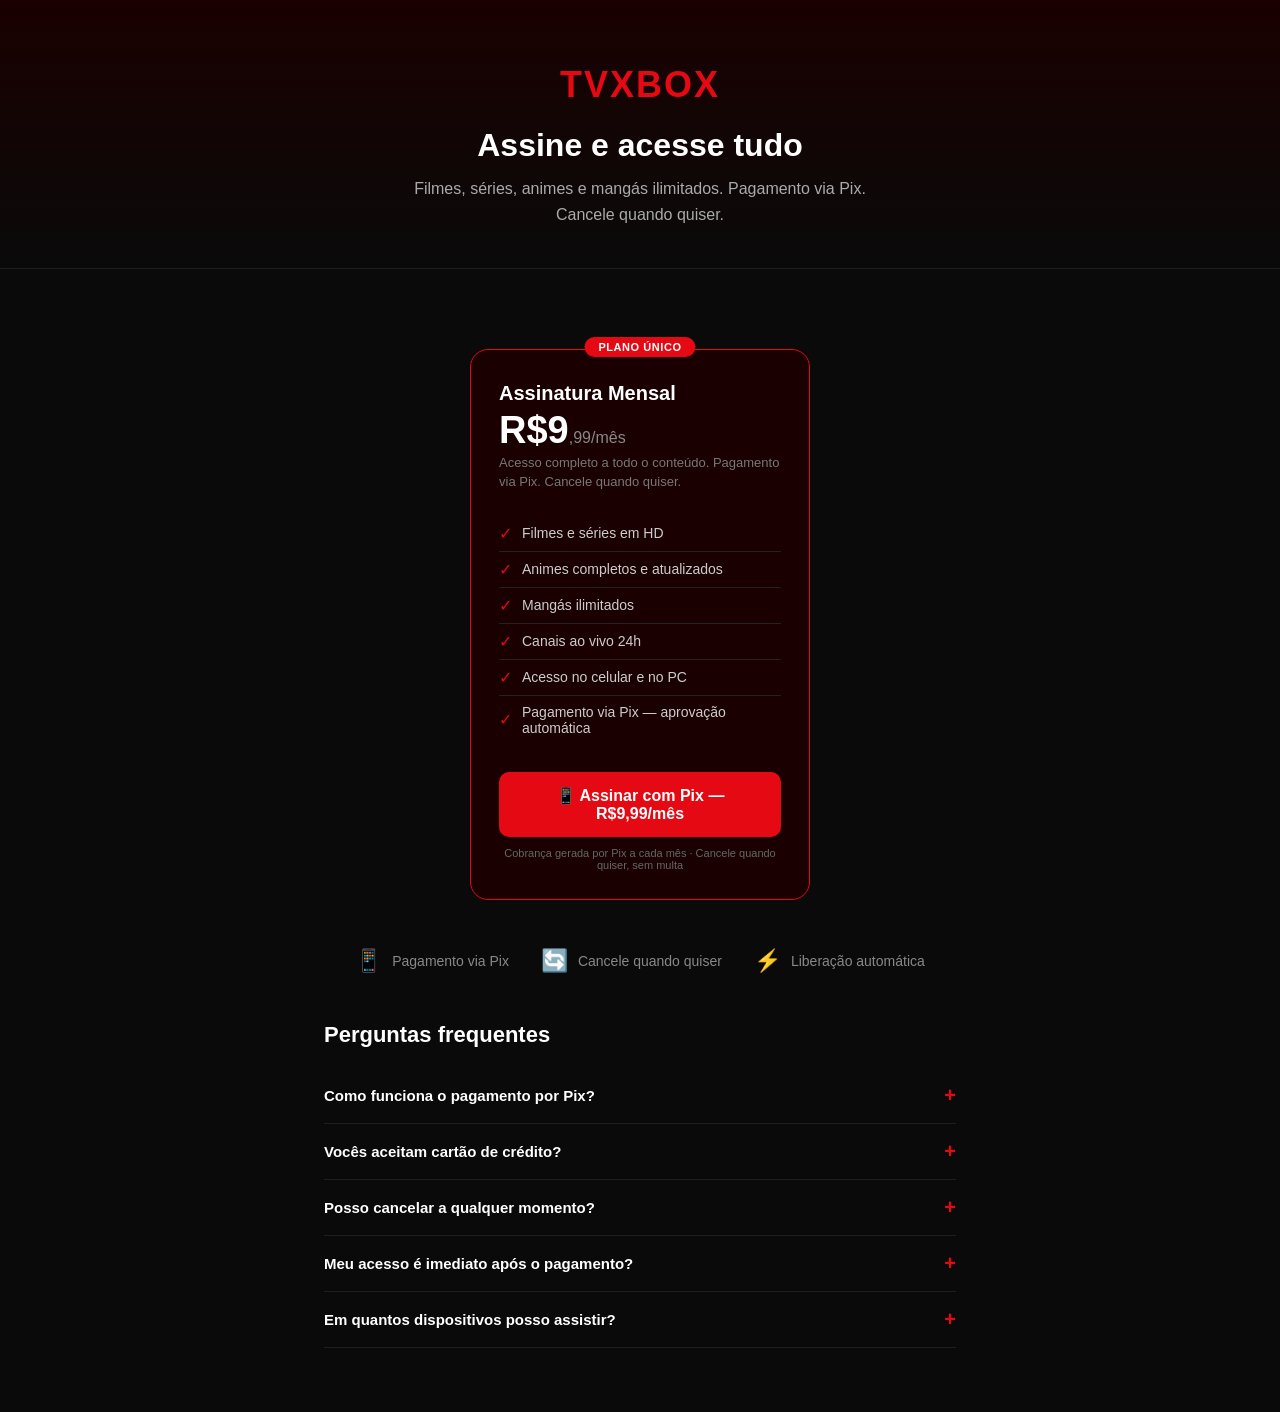
<file: planos.html>
<!DOCTYPE html>
<html lang="pt-BR">
<head>
  <meta charset="UTF-8">
  <meta name="viewport" content="width=device-width, initial-scale=1.0, maximum-scale=1.0, user-scalable=no">
  <title>Assine o TVXBOX</title>
  <link rel="stylesheet" href="style.css">
  <link rel="manifest" href="pwa/manifest.json">
  <meta name="theme-color" content="#141414">
  <link rel="icon" href="/favicon.ico" type="image/x-icon">
  <link rel="apple-touch-icon" href="/pwa/icon-192.png">
  <style>
    body { background: #0a0a0a; }

    /* ── Hero ── */
    .planos-hero {
      text-align: center;
      padding: 64px 24px 40px;
      background: linear-gradient(to bottom, #1a0000 0%, #0a0a0a 100%);
      border-bottom: 1px solid #1f1f1f;
    }
    .planos-hero .logo { font-size: 36px; font-weight: 900; color: #e50914; letter-spacing: 2px; display: block; margin-bottom: 20px; }
    .planos-hero h1 { font-size: 32px; font-weight: 800; margin-bottom: 12px; line-height: 1.2; }
    .planos-hero p  { font-size: 16px; color: #aaa; max-width: 480px; margin: 0 auto; line-height: 1.6; }

    /* ── Cartões de plano ── */
    .planos-grid {
      display: flex;
      justify-content: center;
      gap: 20px;
      padding: 48px 24px;
      flex-wrap: wrap;
    }
    .plano-card {
      background: #161616;
      border: 1.5px solid #2a2a2a;
      border-radius: 18px;
      padding: 32px 28px 28px;
      width: 300px;
      position: relative;
      transition: border-color .2s, transform .2s;
    }
    .plano-card:hover { border-color: #555; transform: translateY(-3px); }
    .plano-card.destaque {
      border-color: #e50914;
      background: #1a0000;
    }
    .plano-card.destaque:hover { border-color: #ff2020; }

    .plano-badge {
      position: absolute;
      top: -13px;
      left: 50%;
      transform: translateX(-50%);
      background: #e50914;
      color: #fff;
      font-size: 11px;
      font-weight: 700;
      padding: 4px 14px;
      border-radius: 999px;
      letter-spacing: .05em;
      text-transform: uppercase;
      white-space: nowrap;
    }

    .plano-nome {
      font-size: 20px;
      font-weight: 700;
      margin-bottom: 6px;
    }
    .plano-preco {
      font-size: 38px;
      font-weight: 900;
      color: #fff;
      margin-bottom: 4px;
      line-height: 1;
    }
    .plano-preco span { font-size: 16px; font-weight: 400; color: #888; }
    .plano-desc {
      font-size: 13px;
      color: #777;
      margin-bottom: 24px;
      line-height: 1.5;
    }

    .plano-itens {
      list-style: none;
      margin-bottom: 28px;
    }
    .plano-itens li {
      font-size: 14px;
      color: #ccc;
      padding: 8px 0;
      border-bottom: 1px solid #222;
      display: flex;
      align-items: center;
      gap: 10px;
    }
    .plano-itens li:last-child { border-bottom: none; }
    .plano-itens .check { color: #e50914; font-size: 16px; flex-shrink: 0; }
    .plano-itens .x     { color: #444;    font-size: 16px; flex-shrink: 0; }

    .btn-assinar {
      width: 100%;
      padding: 14px;
      border-radius: 10px;
      border: none;
      font-size: 16px;
      font-weight: 700;
      cursor: pointer;
      transition: background .15s, opacity .15s;
    }
    .btn-assinar.primario {
      background: #e50914;
      color: #fff;
    }
    .btn-assinar.primario:hover { background: #c40812; }
    .btn-assinar:disabled { opacity: .5; cursor: not-allowed; }

    /* ── Status de assinatura ativa ── */
    .status-ativa {
      background: #0d2e0d;
      border: 1.5px solid #1e6b1e;
      border-radius: 14px;
      padding: 20px 28px;
      max-width: 480px;
      margin: 0 auto 32px;
      text-align: center;
      display: none;
    }
    .status-ativa .icone { font-size: 32px; margin-bottom: 8px; }
    .status-ativa h3 { font-size: 18px; font-weight: 700; color: #4caf50; margin-bottom: 6px; }
    .status-ativa p  { font-size: 14px; color: #aaa; }

    /* ── Garantias ── */
    .garantias {
      display: flex;
      justify-content: center;
      gap: 32px;
      padding: 0 24px 48px;
      flex-wrap: wrap;
    }
    .garantia-item {
      display: flex;
      align-items: center;
      gap: 10px;
      color: #888;
      font-size: 14px;
    }
    .garantia-item span { font-size: 22px; }

    /* ── FAQ ── */
    .faq { max-width: 680px; margin: 0 auto; padding: 0 24px 64px; }
    .faq h2 { font-size: 22px; font-weight: 700; margin-bottom: 20px; }
    .faq-item {
      border-bottom: 1px solid #1f1f1f;
      padding: 16px 0;
    }
    .faq-item summary {
      cursor: pointer;
      font-size: 15px;
      font-weight: 600;
      list-style: none;
      display: flex;
      justify-content: space-between;
      align-items: center;
      user-select: none;
    }
    .faq-item summary::-webkit-details-marker { display: none; }
    .faq-item summary::after { content: "+"; font-size: 20px; color: #e50914; }
    .faq-item[open] summary::after { content: "−"; }
    .faq-item p { font-size: 14px; color: #999; margin-top: 12px; line-height: 1.7; }

    /* mensagem de feedback */
    #plansMensagem {
      text-align: center;
      padding: 12px;
      border-radius: 8px;
      margin: 0 auto 20px;
      max-width: 480px;
      display: none;
      font-size: 14px;
    }
    #plansMensagem.erro    { background: #2a0000; color: #ff6b6b; border: 1px solid #5a0000; }
    #plansMensagem.sucesso { background: #0d2e0d; color: #4caf50; border: 1px solid #1e6b1e; }

    @media (max-width: 640px) {
      .planos-hero h1 { font-size: 24px; }
      .plano-card { width: 100%; max-width: 340px; }
      .garantias { gap: 16px; }
    }

    /* ── Modal do Pix (mesmo padrão do login.html) ── */
    .pix-modal-overlay {
      position: fixed; inset: 0; z-index: 100;
      background: rgba(0,0,0,0.75);
      display: none;
      align-items: center;
      justify-content: center;
      padding: 20px;
    }
    .pix-modal-overlay.aberto { display: flex; }
    .pix-modal {
      background: #141414;
      border: 1.5px solid #2a2a2a;
      border-radius: 18px;
      padding: 28px 24px;
      max-width: 380px;
      width: 100%;
      text-align: center;
      position: relative;
    }
    .pix-modal-fechar {
      position: absolute; top: 12px; right: 16px;
      background: none; border: none; color: #888;
      font-size: 22px; cursor: pointer; line-height: 1;
    }
    .pix-modal-fechar:hover { color: #fff; }
    .pix-modal h3 { color: #fff; font-size: 18px; margin-bottom: 4px; }
    .pix-modal .pix-sub { color: #888; font-size: 13px; margin-bottom: 18px; }
    .pix-modal .pix-qr-wrap {
      background: #fff; border-radius: 12px; padding: 12px;
      display: inline-block; margin-bottom: 16px;
    }
    .pix-modal .pix-qr-wrap img { width: 200px; height: 200px; display: block; }
    .pix-modal .pix-copiar-row {
      display: flex; gap: 8px; margin-bottom: 16px;
    }
    .pix-modal .pix-copiar-row input {
      flex: 1; min-width: 0;
      background: #1e1e1e; border: 1px solid #333; border-radius: 8px;
      color: #ccc; font-size: 11px; padding: 10px 8px;
    }
    .pix-modal .pix-copiar-row button {
      background: #e50914; color: #fff; border: none; border-radius: 8px;
      padding: 0 14px; font-size: 13px; font-weight: 700; cursor: pointer; white-space: nowrap;
    }
    .pix-modal .pix-copiar-row button:hover { background: #c40812; }
    .pix-status {
      display: flex; align-items: center; justify-content: center; gap: 8px;
      font-size: 13px; color: #aaa; min-height: 20px;
    }
    .pix-status.sucesso { color: #4ade80; font-weight: 700; }
    .pix-status.erro { color: #f87171; }
    .pix-spinner {
      width: 14px; height: 14px;
      border: 2px solid #333; border-top-color: #e50914;
      border-radius: 50%; animation: girar 0.8s linear infinite;
    }
    @keyframes girar { to { transform: rotate(360deg); } }
  </style>
</head>
<body>

  <div class="planos-hero">
    <a href="index.html" class="logo">TVXBOX</a>
    <h1>Assine e acesse tudo</h1>
    <p>Filmes, séries, animes e mangás ilimitados. Pagamento via Pix. Cancele quando quiser.</p>
  </div>

  <div style="padding: 32px 24px 0; max-width: 900px; margin: 0 auto;">
    <!-- Status: já tem assinatura ativa -->
    <div class="status-ativa" id="statusAtiva">
      <div class="icone">✅</div>
      <h3>Sua assinatura está ativa!</h3>
      <p id="statusValidaAte">Válida até —</p>
      <br>
      <a href="index.html" style="color:#e50914; font-weight:700;">Voltar para o início →</a>
    </div>

    <div id="plansMensagem"></div>
  </div>

  <!-- Planos -->
  <div class="planos-grid" id="planosGrid">

    <!-- Único plano mensal -->
    <div class="plano-card destaque" style="width:340px">
      <div class="plano-badge">Plano único</div>
      <p class="plano-nome">Assinatura Mensal</p>
      <p class="plano-preco">R$9<span>,99/mês</span></p>
      <p class="plano-desc">Acesso completo a todo o conteúdo. Pagamento via Pix. Cancele quando quiser.</p>
      <ul class="plano-itens">
        <li><span class="check">✓</span> Filmes e séries em HD</li>
        <li><span class="check">✓</span> Animes completos e atualizados</li>
        <li><span class="check">✓</span> Mangás ilimitados</li>
        <li><span class="check">✓</span> Canais ao vivo 24h</li>
        <li><span class="check">✓</span> Acesso no celular e no PC</li>
        <li><span class="check">✓</span> Pagamento via Pix — aprovação automática</li>
      </ul>
      <button class="btn-assinar primario" id="btnAssinar">📱 Assinar com Pix — R$9,99/mês</button>
      <p style="font-size:11px;color:#666;text-align:center;margin-top:10px;">Cobrança gerada por Pix a cada mês · Cancele quando quiser, sem multa</p>
    </div>

  </div>

  <!-- Garantias -->
  <div class="garantias">
    <div class="garantia-item"><span>📱</span> Pagamento via Pix</div>
    <div class="garantia-item"><span>🔄</span> Cancele quando quiser</div>
    <div class="garantia-item"><span>⚡</span> Liberação automática</div>
  </div>

  <!-- FAQ -->
  <div class="faq">
    <h2>Perguntas frequentes</h2>
    <details class="faq-item">
      <summary>Como funciona o pagamento por Pix?</summary>
      <p>Ao clicar em "Assinar com Pix", aparece um QR code e um código "copia e cola". Basta pagar pelo app do seu banco — o acesso é liberado automaticamente assim que o pagamento é confirmado, sem precisar fazer mais nada.</p>
    </details>
    <details class="faq-item">
      <summary>Vocês aceitam cartão de crédito?</summary>
      <p>No momento, o TVXBOX aceita apenas Pix como forma de pagamento.</p>
    </details>
    <details class="faq-item">
      <summary>Posso cancelar a qualquer momento?</summary>
      <p>Sim. Como cada cobrança é feita por Pix mês a mês, basta simplesmente não pagar o próximo Pix quando ele for gerado — não existe cobrança automática recorrente no cartão.</p>
    </details>
    <details class="faq-item">
      <summary>Meu acesso é imediato após o pagamento?</summary>
      <p>Sim. O acesso é liberado automaticamente assim que o Pix é confirmado, geralmente em poucos segundos.</p>
    </details>
    <details class="faq-item">
      <summary>Em quantos dispositivos posso assistir?</summary>
      <p>A assinatura mensal permite acesso pelo celular e pelo computador.</p>
    </details>
  </div>

  <!-- Modal do Pix -->
  <div class="pix-modal-overlay" id="pixModalOverlay">
    <div class="pix-modal">
      <button type="button" class="pix-modal-fechar" id="pixFechar">×</button>
      <h3>Pague com Pix</h3>
      <p class="pix-sub">Escaneie o QR code ou copie o código abaixo</p>

      <div id="pixConteudo"></div>

      <div class="pix-status" id="pixStatus"></div>
    </div>
  </div>

  <script>
  const API = "https://smartbox-backend.onrender.com";

  function getToken() {
    try { return JSON.parse(localStorage.getItem("sb_token")); } catch { return null; }
  }

  function mostrarMsg(texto, tipo) {
    const el = document.getElementById("plansMensagem");
    el.textContent = texto;
    el.className = tipo;
    el.style.display = "block";
  }

  // Verifica se já tem assinatura ativa ao carregar
  (async function verificarStatus() {
    const token = getToken();

    const params = new URLSearchParams(window.location.search);
    if (params.get("assinatura") === "ok") {
      mostrarMsg("✅ Assinatura ativada com sucesso! Bem-vindo ao TVXBOX.", "sucesso");
    }

    if (!token) return;
    try {
      const r = await fetch(`${API}/assinatura/status`, {
        headers: { "Authorization": "Bearer " + token }
      });
      if (!r.ok) return;
      const data = await r.json();
      if (data.ativa) {
        document.getElementById("statusAtiva").style.display = "block";
        document.getElementById("planosGrid").style.opacity  = "0.4";
        document.getElementById("planosGrid").style.pointerEvents = "none";
        const ate = data.valida_ate ? new Date(data.valida_ate).toLocaleDateString("pt-BR") : "—";
        document.getElementById("statusValidaAte").textContent = "Válida até " + ate;
      }
    } catch {}
  })();

  // ── Fluxo de assinatura via Pix (mesmo padrão do login.html) ────────────
  (function() {
    const overlay    = document.getElementById("pixModalOverlay");
    const conteudo    = document.getElementById("pixConteudo");
    const statusEl    = document.getElementById("pixStatus");
    const btnAssinar  = document.getElementById("btnAssinar");
    const btnFechar   = document.getElementById("pixFechar");

    let pollTimer = null;

    function pararPolling() {
      if (pollTimer) { clearInterval(pollTimer); pollTimer = null; }
    }

    function fecharModal() {
      pararPolling();
      overlay.classList.remove("aberto");
    }

    async function iniciarAssinatura() {
      const token = getToken();
      if (!token) {
        window.location.href = "login.html?redirect=planos.html";
        return;
      }

      conteudo.innerHTML = "";
      statusEl.className = "pix-status";
      statusEl.innerHTML = `<span class="pix-spinner"></span> Gerando cobrança Pix...`;
      overlay.classList.add("aberto");

      try {
        const r = await fetch(`${API}/assinatura/pix`, {
          method: "POST",
          headers: {
            "Authorization": "Bearer " + token,
            "Content-Type": "application/json",
          },
        });
        const data = await r.json();

        if (!r.ok) {
          statusEl.className = "pix-status erro";
          statusEl.textContent = data.mensagem || "Erro ao gerar Pix. Tente novamente.";
          return;
        }

        conteudo.innerHTML = `
          <div class="pix-qr-wrap">
            <img src="data:image/png;base64,${data.qrCodeImg}" alt="QR Code Pix">
          </div>
          <div class="pix-copiar-row">
            <input type="text" id="pixCopiaCola" value="${data.qrCode}" readonly>
            <button type="button" id="pixBtnCopiar">Copiar</button>
          </div>
        `;

        document.getElementById("pixBtnCopiar").addEventListener("click", () => {
          const input = document.getElementById("pixCopiaCola");
          navigator.clipboard?.writeText(data.qrCode)
            .then(() => {
              const btn = document.getElementById("pixBtnCopiar");
              btn.textContent = "Copiado!";
              setTimeout(() => { btn.textContent = "Copiar"; }, 2000);
            })
            .catch(() => { input.select(); document.execCommand("copy"); });
        });

        statusEl.className = "pix-status";
        statusEl.innerHTML = `<span class="pix-spinner"></span> Aguardando pagamento...`;

        pollTimer = setInterval(async () => {
          try {
            const rv = await fetch(`${API}/assinatura/verificar/${data.orderId}`, {
              headers: { "Authorization": "Bearer " + token },
            });
            const dv = await rv.json();

            if (dv.status === "processed" && dv.statusDetail === "accredited") {
              pararPolling();
              statusEl.className = "pix-status sucesso";
              statusEl.textContent = "✅ Pagamento confirmado! Redirecionando para o TVXBOX...";
              setTimeout(() => { window.location.href = "index.html"; }, 1800);
            } else if (dv.status === "canceled" || dv.status === "expired" || dv.status === "failed") {
              pararPolling();
              statusEl.className = "pix-status erro";
              statusEl.textContent = "O Pix expirou ou falhou. Feche e tente novamente.";
            }
          } catch {}
        }, 4000);

      } catch {
        statusEl.className = "pix-status erro";
        statusEl.textContent = "Erro de conexão. Tente novamente.";
      }
    }

    btnAssinar.addEventListener("click", iniciarAssinatura);
    btnFechar.addEventListener("click", fecharModal);
    overlay.addEventListener("click", (e) => { if (e.target === overlay) fecharModal(); });

    // Se a pessoa chegou aqui recém-cadastrada (redirect automático do
    // cadastro), abre o modal de Pix direto, sem precisar clicar de novo.
    if (new URLSearchParams(window.location.search).get("auto") === "1") {
      iniciarAssinatura();
    }
  })();
  </script>
</body>
</html>
</file>
<file: style.css>
* { box-sizing: border-box; margin: 0; padding: 0; }
html, body { max-width: 100%; overflow-x: hidden; }
body { background: #141414; color: white; font-family: Arial, sans-serif; }
a { text-decoration: none; color: white; }

/* ── Botão lupa (mobile) ── */
.search-icon-btn {
  display: none;
  background: none;
  border: none;
  color: #fff;
  font-size: 22px;
  cursor: pointer;
  padding: 6px 8px;
  border-radius: 8px;
  line-height: 1;
}
.search-icon-btn:hover { background: #222; }

/* ── Proteção de conteúdo ── */
img, video {
  -webkit-user-select: none;
  user-select: none;
  -webkit-touch-callout: none;
  pointer-events: none;
}
/* Reativar pointer-events no vídeo para os controles funcionarem */
#videoPlayer,
.video-click-zone {
  pointer-events: auto;
}
.poster-card,
.continuar-card-h,
.busca-item,
.ep-card {
  -webkit-user-select: none;
  user-select: none;
}

/* ── Topbar ── */
.topbar {
  display: grid;
  grid-template-columns: auto auto 1fr auto;
  align-items: center;
  gap: 20px;
  padding: 16px 28px;
  background: rgba(17,17,17,.96);
  border-bottom: 1px solid #222;
  position: sticky;
  top: 0;
  z-index: 30;
}

/* Trava cada item na coluna certa explicitamente — sem isso, o
   .menu-toggle (display:none no desktop) some do grid e empurra todo
   mundo depois dele uma coluna pra trás, fazendo o header-right cair
   na coluna 1fr (a do menu) em vez da última (auto). */
.logo         { grid-column: 1; }
.menu-toggle  { grid-column: 2; }
.main-nav     { grid-column: 3; }
.header-right { grid-column: 4; }

/* Logo agora é uma tag <a> — mantém aparência igual */
.logo {
  font-size: 28px;
  font-weight: bold;
  color: #e50914;
  text-decoration: none;
  cursor: pointer;
  transition: opacity .15s ease;
}
.logo:hover { opacity: .85; }

/* Botão hambúrguer */
.menu-toggle {
  display: none;
  background: none;
  border: none;
  color: #fff;
  font-size: 22px;
  cursor: pointer;
  padding: 4px 8px;
  border-radius: 6px;
  line-height: 1;
}

.main-nav { display: flex; gap: 18px; }
.main-nav a { color: #ddd; font-size: 15px; }

.header-right { display: flex; align-items: center; gap: 16px; }
.search-box input {
  width: 280px; padding: 10px 14px; border-radius: 8px;
  border: 1px solid #333; background: #1e1e1e; color: white; outline: none;
}
.user-box { display: flex; align-items: center; gap: 10px; }
.user-box span { color: #ddd; font-size: 14px; }
.user-box button {
  background: #e50914; color: white; border: none;
  padding: 10px 14px; border-radius: 8px; cursor: pointer;
}

/* ── Container ── */
.container { padding: 30px; }

/* ── Filtros ── */
.toolbar { margin-bottom: 24px; }
.filtros { display: flex; gap: 10px; flex-wrap: wrap; }
.filter-btn { background: #222; color: white; border: 1px solid #333; padding: 10px 14px; border-radius: 999px; cursor: pointer; }
.filter-btn.active { background: #e50914; border-color: #e50914; }

/* ── Seções ── */
.section-header { margin-bottom: 14px; }
.section-header h2, .section-title { font-size: 24px; }

/* ── Poster row ── */
.poster-row {
  display: flex; gap: 18px; overflow-x: auto;
  padding-bottom: 12px; margin-bottom: 28px; scroll-behavior: smooth;
}
.poster-row::-webkit-scrollbar { height: 8px; }
.poster-row::-webkit-scrollbar-thumb { background: #333; border-radius: 999px; }

/* ── Cards ── */
.poster-card {
  min-width: 200px; max-width: 200px;
  background: #1b1b1b; border-radius: 14px; overflow: hidden;
  cursor: pointer; transition: transform .2s ease;
  position: relative;
}
.poster-card:hover { transform: scale(1.05); }
.poster-card.hidden { display: none !important; }
.poster-card img { width: 100%; height: 290px; object-fit: cover; display: block; }
.poster-card .info { padding: 12px; }
.poster-card h3 { font-size: 18px; margin-bottom: 6px; }
.poster-card p { color: #aaa; font-size: 14px; }

/* ── Preview hover ── */
.card-preview {
  position: absolute;
  background: #1a1a1a;
  border: 1px solid #333;
  border-radius: 10px;
  z-index: 200;
  box-shadow: 0 8px 32px rgba(0,0,0,.7);
  overflow: hidden;
  pointer-events: none;
  animation: fadeIn .15s ease;
}
@keyframes fadeIn { from { opacity:0; transform:translateY(4px); } to { opacity:1; transform:translateY(0); } }
.preview-media { width: 100%; height: 140px; background: #111; }
.preview-info { padding: 12px; }
.preview-info strong { font-size: 14px; display: block; margin-bottom: 6px; }
.preview-meta { display: flex; gap: 8px; align-items: center; margin-bottom: 6px; font-size: 12px; color: #aaa; }
.preview-tipo { background: #333; color: #ccc; padding: 2px 8px; border-radius: 4px; font-size: 11px; }
.preview-class { border: 1px solid #555; color: #aaa; padding: 1px 6px; border-radius: 4px; font-size: 11px; }
.preview-desc { font-size: 12px; color: #999; line-height: 1.4; }

/* ── Continuar assistindo — horizontal ── */
.continuar-box { margin-bottom: 28px; }

.continuar-row {
  display: flex;
  gap: 14px;
  overflow-x: auto;
  padding-bottom: 10px;
  scroll-behavior: smooth;
}
.continuar-row::-webkit-scrollbar { height: 6px; }
.continuar-row::-webkit-scrollbar-thumb { background: #333; border-radius: 999px; }

.continuar-card-h {
  flex-shrink: 0;
  width: 220px;
  background: #1e1e1e;
  border-radius: 12px;
  overflow: hidden;
  transition: transform .2s;
  cursor: pointer;
}
.continuar-card-h:hover { transform: scale(1.04); }

.continuar-card-h-link { display: block; text-decoration: none; color: inherit; }

.continuar-card-h-thumb {
  position: relative;
  width: 100%;
  height: 124px;
  background: #111;
}
.continuar-card-h-thumb img {
  width: 100%; height: 100%; object-fit: cover; display: block;
}
.continuar-play-icon {
  position: absolute;
  inset: 0;
  display: flex;
  align-items: center;
  justify-content: center;
  font-size: 28px;
  color: rgba(255,255,255,.85);
  background: rgba(0,0,0,.35);
  opacity: 0;
  transition: opacity .2s;
}
.continuar-card-h:hover .continuar-play-icon { opacity: 1; }

.continuar-card-h-bar {
  position: absolute;
  bottom: 0; left: 0; right: 0;
  height: 4px;
  background: rgba(255,255,255,.2);
}
.continuar-card-h-fill { height: 100%; background: #e50914; }

.continuar-card-h-info { padding: 10px 12px 12px; }
.continuar-card-h-titulo { font-size: 13px; font-weight: bold; margin-bottom: 3px; white-space: nowrap; overflow: hidden; text-overflow: ellipsis; }
.continuar-card-h-ep    { font-size: 11px; color: #aaa; margin-bottom: 2px; white-space: nowrap; overflow: hidden; text-overflow: ellipsis; }
.continuar-card-h-resto { font-size: 11px; color: #777; }

/* ── Favoritos ── */
.favoritos-box { margin-bottom: 28px; }
.hidden { display: none !important; }

/* ── Detalhe ── */
.detalhe-box { display: grid; grid-template-columns: 280px 1fr; gap: 24px; margin-bottom: 28px; }
.detalhe-box img { width: 100%; height: 400px; object-fit: cover; border-radius: 14px; display: block; }
.detalhe-box h1 { font-size: 36px; margin-bottom: 10px; }
.detalhe-box p { color: #ccc; line-height: 1.6; }
.detalhe-acoes { display: flex; gap: 12px; margin-bottom: 24px; flex-wrap: wrap; }
.btn-detalhe { padding: 14px 22px; border-radius: 10px; border: none; cursor: pointer; font-weight: bold; font-size: 15px; }
.btn-play { background: #ffffff; color: #111; }
.btn-fav { background: #2a2a2a; color: #fff; border: 1px solid #444; }
.btn-fav.active { background: #e50914; border-color: #e50914; }
.temporada-box { margin-bottom: 24px; }
.temporada-box select { margin-left: 10px; padding: 10px; border-radius: 8px; background: #222; color: white; border: none; }
.episodios-grid { display: flex; flex-wrap: wrap; gap: 14px; }
.ep-card { width: 160px; background: #1f1f1f; border-radius: 12px; padding: 14px; cursor: pointer; transition: background .2s; }
.ep-card:hover { background: #2b2b2b; }
.ep-card h3 { font-size: 16px; margin-bottom: 8px; }
.ep-card p { font-size: 13px; color: #bbb; }
.progress-bar { width: 100%; height: 5px; background: #333; border-radius: 999px; overflow: hidden; margin-top: 8px; }
.progress-fill { height: 100%; background: #e50914; }

/* ── Player ── */
.player-page { background: #111; min-height: 100vh; }
.player-main { width: 100%; max-width: 1400px; margin: 0 auto; padding: 24px; }
.player-info { margin-bottom: 16px; }
.player-info h1 { font-size: 28px; margin-bottom: 8px; }
.player-info p { color: #ccc; line-height: 1.5; }
.player-shell {
  width: 100%; background: #000; border-radius: 16px; overflow: hidden;
  display: flex; justify-content: center; align-items: center; position: relative;
}
#videoPlayer {
  width: 100%; height: auto; max-height: 78vh;
  display: block; background: #000;
  object-fit: contain;
  position: relative; z-index: 5;
  transform-origin: center center;
  transition: transform .15s ease;
}

/* Tela cheia sem barras pretas no mobile */
:fullscreen .player-shell,
:-webkit-full-screen .player-shell {
  background: #000;
  border-radius: 0;
  width: 100vw; height: 100vh;
}
:fullscreen #videoPlayer,
:-webkit-full-screen #videoPlayer {
  width: 100vw;
  height: 100vh;
  max-height: 100vh;
  object-fit: contain;
}
.video-click-zone { position: absolute; inset: 0; z-index: 4; cursor: pointer; background: transparent; }
.floating-btn {
  position: absolute; z-index: 10; border: none; border-radius: 8px;
  padding: 10px 16px; font-weight: 600; cursor: pointer; font-size: 13px;
  background: rgba(40,40,40,.72); color: rgba(255,255,255,.85);
  border: 1px solid rgba(255,255,255,.15);
  backdrop-filter: blur(6px);
  transition: background .2s, opacity .2s;
}
.floating-btn:hover { background: rgba(60,60,60,.88); }
.skip-intro    { left: 18px; bottom: 60px; }
.next-episode  { right: 18px; bottom: 60px; }

/* Garante visibilidade dentro do fullscreen */
:fullscreen .floating-btn,
:-webkit-full-screen .floating-btn {
  position: fixed;
  z-index: 2147483647;
}
:fullscreen .skip-intro,  :-webkit-full-screen .skip-intro  { left: 18px; bottom: 60px; }
:fullscreen .next-episode, :-webkit-full-screen .next-episode { right: 18px; bottom: 60px; }

/* Zoom no vídeo */
#videoPlayer { transform-origin: center center; transition: transform .15s ease; }

/* ── Responsivo mobile ── */
@media (max-width: 768px) {
  .topbar {
    grid-template-columns: auto 1fr auto;
    gap: 12px;
    padding: 14px 16px;
  }
  .menu-toggle { display: block; }
  .header-right { grid-column: 3; } /* só 3 colunas no mobile (main-nav sai do grid) */

  .main-nav {
    display: none;
    position: absolute;
    top: 64px;
    left: 0;
    right: 0;
    background: #111;
    border-bottom: 1px solid #222;
    flex-direction: column;
    padding: 16px 24px;
    gap: 16px;
    z-index: 40;
  }
  .main-nav.nav-aberto { display: flex; }
  .main-nav a { font-size: 17px; }

  .header-right { flex-direction: row; gap: 10px; }
  .search-box { display: none; }
  .search-icon-btn { display: block; }

  .container { padding: 16px; }
  .poster-card { min-width: 140px; max-width: 140px; }
  .poster-card img { height: 200px; }
  .poster-card h3 { font-size: 14px; }

  .detalhe-box { grid-template-columns: 1fr; }
  .continuar-card-h { width: 170px; }
  .continuar-card-h-thumb { height: 96px; }

  .player-main { padding: 12px; }
  #videoPlayer { max-height: 50vh; }
}

@media (max-width: 480px) {
  .search-box { display: none; }
  .search-icon-btn { display: block; }
  .poster-card { min-width: 120px; max-width: 120px; }
  .poster-card img { height: 170px; }
  .continuar-card-h { width: 150px; }
}
</file>
<file: auth.css>
* {
  box-sizing: border-box;
  margin: 0;
  padding: 0;
}

html, body {
  width: 100%;
  min-height: 100%;
  overflow-x: hidden;
}

body {
  font-family: Arial, sans-serif;
  background: #0f0f0f;
  color: #fff;
  min-height: 100vh;
}

.auth-page {
  min-height: 100vh;
  position: relative;
  background:
    linear-gradient(135deg, rgba(10, 10, 10, 0.95), rgba(25, 25, 25, 0.92)),
    url("assets/posters/login-bg.jpg") center/cover no-repeat;
}

.auth-overlay {
  position: absolute;
  inset: 0;
  background: rgba(0, 0, 0, 0.35);
}

.auth-container {
  position: relative;
  z-index: 2;
  min-height: 100vh;
  display: grid;
  grid-template-columns: 1.2fr 0.9fr;
  gap: 28px;
  padding: 40px;
  align-items: center;
}

.single-column {
  grid-template-columns: 1fr;
  max-width: 700px;
  margin: 0 auto;
}

.auth-left {
  display: flex;
  flex-direction: column;
  gap: 24px;
}

.brand-box h1 {
  font-size: 58px;
  color: #e50914;
  margin-bottom: 10px;
  letter-spacing: 1px;
}

.brand-subtitle {
  font-size: 18px;
  color: #d9d9d9;
  max-width: 640px;
  line-height: 1.5;
}

.support-card {
  background: rgba(18, 18, 18, 0.92);
  border: 1px solid rgba(255, 255, 255, 0.08);
  border-radius: 20px;
  padding: 28px;
  box-shadow: 0 15px 40px rgba(0, 0, 0, 0.35);
}

.support-card h2 {
  font-size: 28px;
  margin-bottom: 14px;
}

.support-text {
  color: #d1d1d1;
  line-height: 1.6;
  margin-bottom: 22px;
}

.price-box {
  margin-bottom: 24px;
}

.price-box label {
  display: block;
  margin-bottom: 12px;
  font-weight: bold;
  color: #f1f1f1;
}

.price-box input[type="range"] {
  width: 100%;
  accent-color: #e50914;
  cursor: pointer;
}

.price-value {
  margin-top: 12px;
  font-size: 28px;
  font-weight: bold;
  color: #fff;
}

.pix-box {
  display: grid;
  grid-template-columns: 220px 1fr;
  gap: 20px;
  align-items: center;
}

.pix-qr {
  background: #fff;
  border-radius: 18px;
  padding: 14px;
  display: flex;
  justify-content: center;
  align-items: center;
}

.pix-qr img {
  width: 180px;
  height: 180px;
  object-fit: contain;
  display: block;
}

.pix-title {
  font-size: 20px;
  font-weight: bold;
  margin-bottom: 8px;
}

.pix-description {
  color: #d1d1d1;
  line-height: 1.5;
  margin-bottom: 14px;
}

.pix-code-box {
  display: flex;
  gap: 10px;
  margin-bottom: 12px;
  flex-wrap: wrap;
}

.pix-code-box input {
  flex: 1;
  min-width: 220px;
  padding: 12px;
  border-radius: 10px;
  border: 1px solid #333;
  background: #1f1f1f;
  color: #fff;
  outline: none;
}

.pix-code-box button {
  background: #e50914;
  color: #fff;
  border: none;
  border-radius: 10px;
  padding: 12px 16px;
  cursor: pointer;
  font-weight: bold;
  transition: opacity 0.2s ease;
}

.pix-code-box button:hover {
  opacity: 0.95;
}

.pix-note {
  font-size: 14px;
  color: #bfbfbf;
  line-height: 1.5;
}

.auth-right {
  display: flex;
  justify-content: center;
  align-items: center;
}

.full-width {
  width: 100%;
}

.auth-box {
  width: 100%;
  max-width: 420px;
  background: rgba(18, 18, 18, 0.94);
  border: 1px solid rgba(255, 255, 255, 0.08);
  border-radius: 20px;
  padding: 32px;
  box-shadow: 0 15px 40px rgba(0, 0, 0, 0.35);
}

.auth-box h2 {
  font-size: 30px;
  margin-bottom: 24px;
}

.input-group {
  margin-bottom: 16px;
}

.input-group label {
  display: block;
  margin-bottom: 8px;
  color: #e8e8e8;
  font-weight: 600;
}

.input-group input {
  width: 100%;
  padding: 14px;
  border-radius: 12px;
  border: 1px solid #333;
  background: #1d1d1d;
  color: #fff;
  outline: none;
  font-size: 15px;
}

.input-group input:focus {
  border-color: #e50914;
  box-shadow: 0 0 0 2px rgba(229, 9, 20, 0.2);
}

.main-btn {
  width: 100%;
  padding: 14px;
  margin-top: 8px;
  border: none;
  border-radius: 12px;
  background: #e50914;
  color: #fff;
  font-size: 16px;
  font-weight: bold;
  cursor: pointer;
  transition: opacity 0.2s ease, transform 0.1s ease;
}

.main-btn:hover {
  opacity: 0.96;
}

.main-btn:active {
  transform: scale(0.99);
}

.mensagem {
  margin-top: 14px;
  min-height: 20px;
  color: #ffb7bb;
  line-height: 1.5;
  font-size: 14px;
}

.auth-links {
  margin-top: 20px;
  display: flex;
  gap: 6px;
  flex-wrap: wrap;
}

.auth-links span {
  color: #c9c9c9;
}

.auth-links a {
  color: #fff;
  text-decoration: none;
  font-weight: bold;
}

.auth-links a:hover {
  color: #e50914;
}

.payment-warning {
  margin-top: 14px;
  color: #d6d6d6;
  line-height: 1.5;
  font-size: 14px;
}

@media (max-width: 980px) {
  .auth-container {
    grid-template-columns: 1fr;
    padding: 24px;
  }

  .pix-box {
    grid-template-columns: 1fr;
  }

  .brand-box h1 {
    font-size: 42px;
  }

  .auth-box {
    max-width: 100%;
  }
}

@media (max-width: 600px) {
  .auth-container {
    padding: 18px;
  }

  .support-card,
  .auth-box {
    padding: 22px;
  }

  .brand-box h1 {
    font-size: 34px;
  }

  .brand-subtitle {
    font-size: 16px;
  }

  .pix-qr img {
    width: 150px;
    height: 150px;
  }

  .pix-code-box {
    flex-direction: column;
  }

  .pix-code-box button {
    width: 100%;
  }
}
</file>
